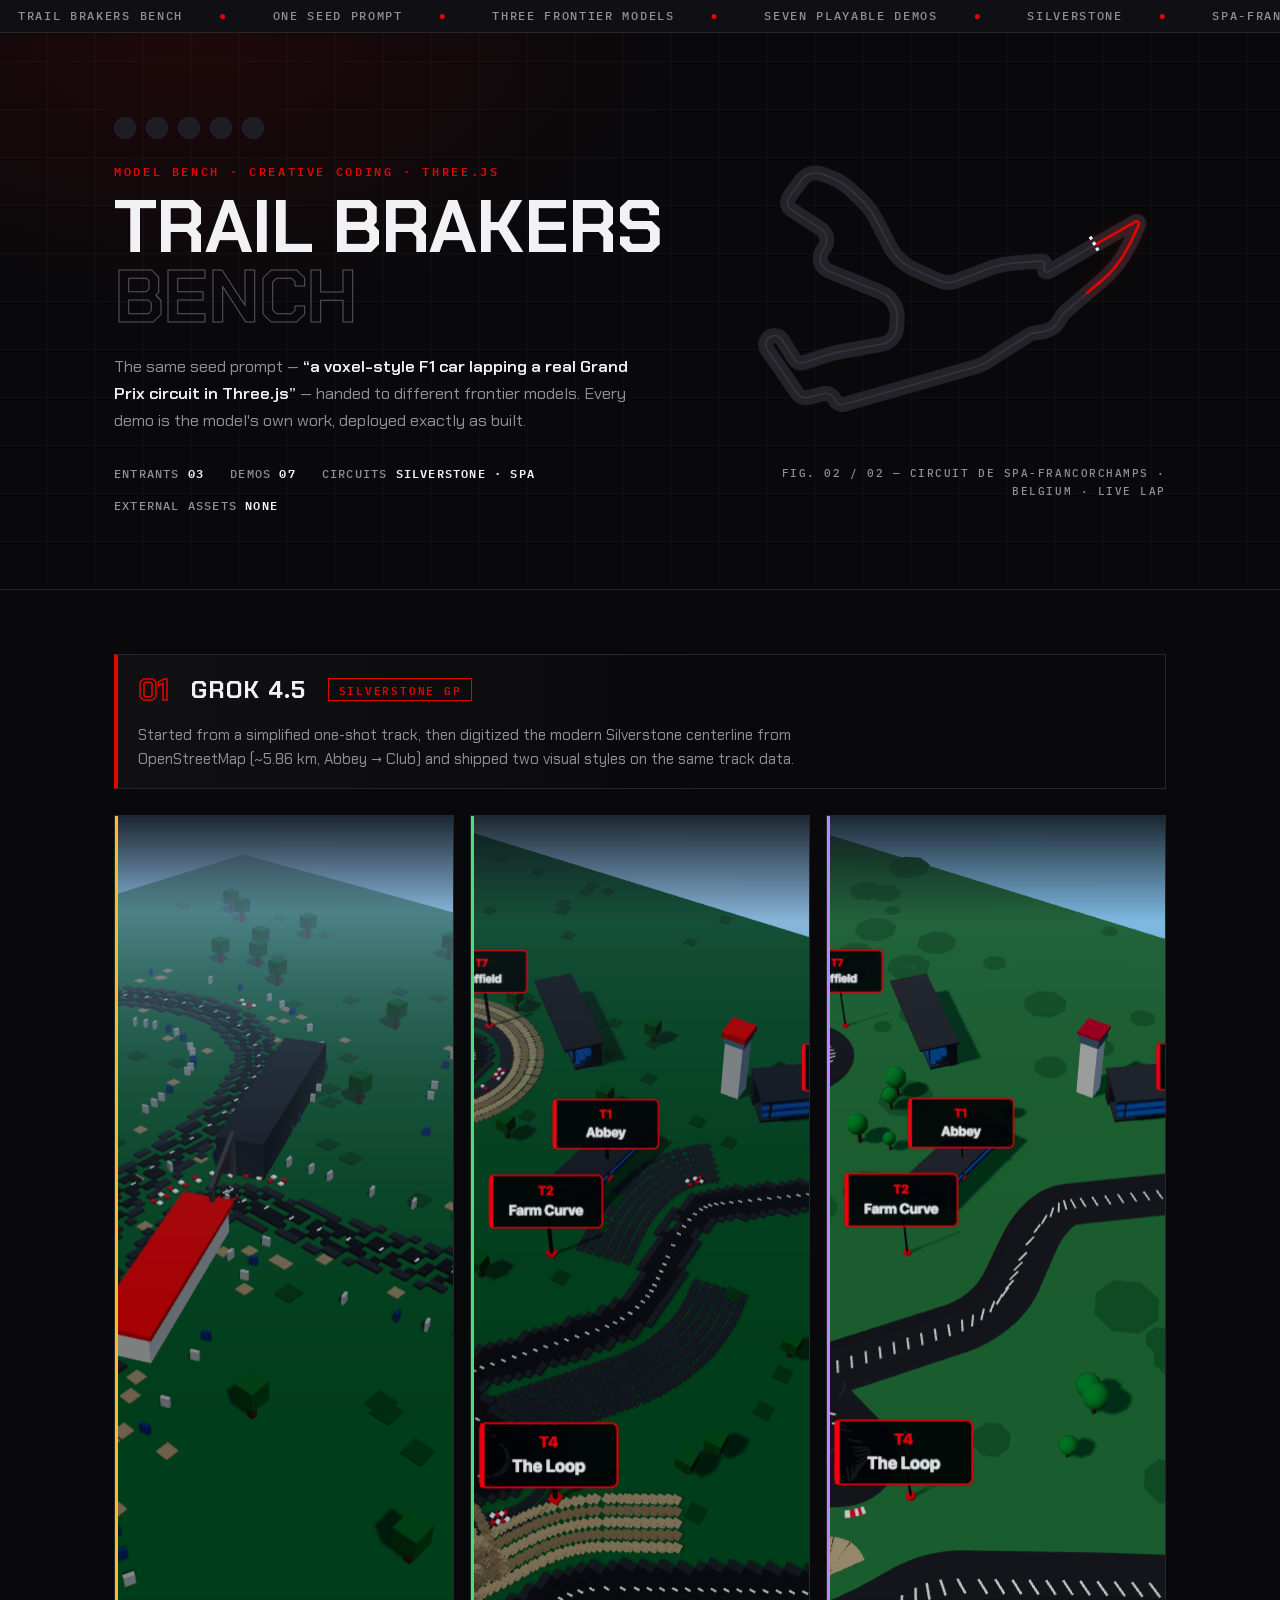
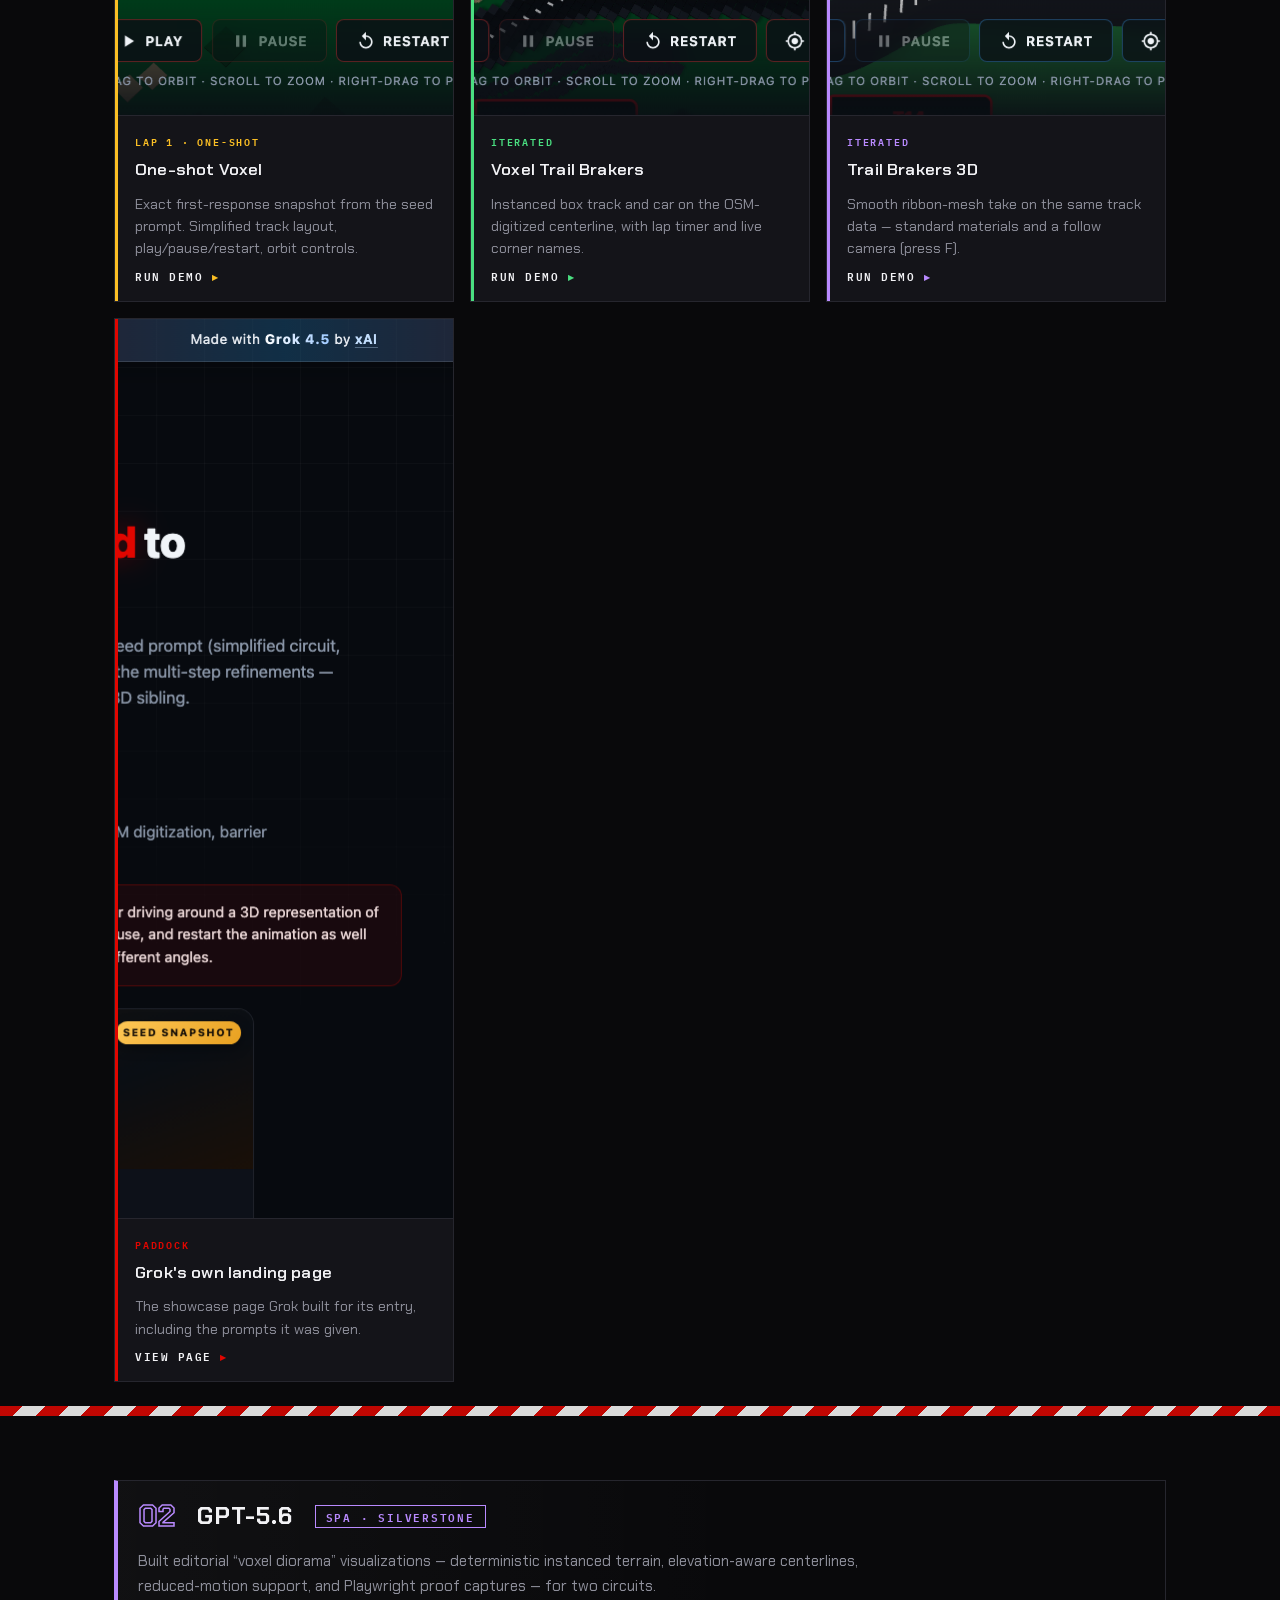
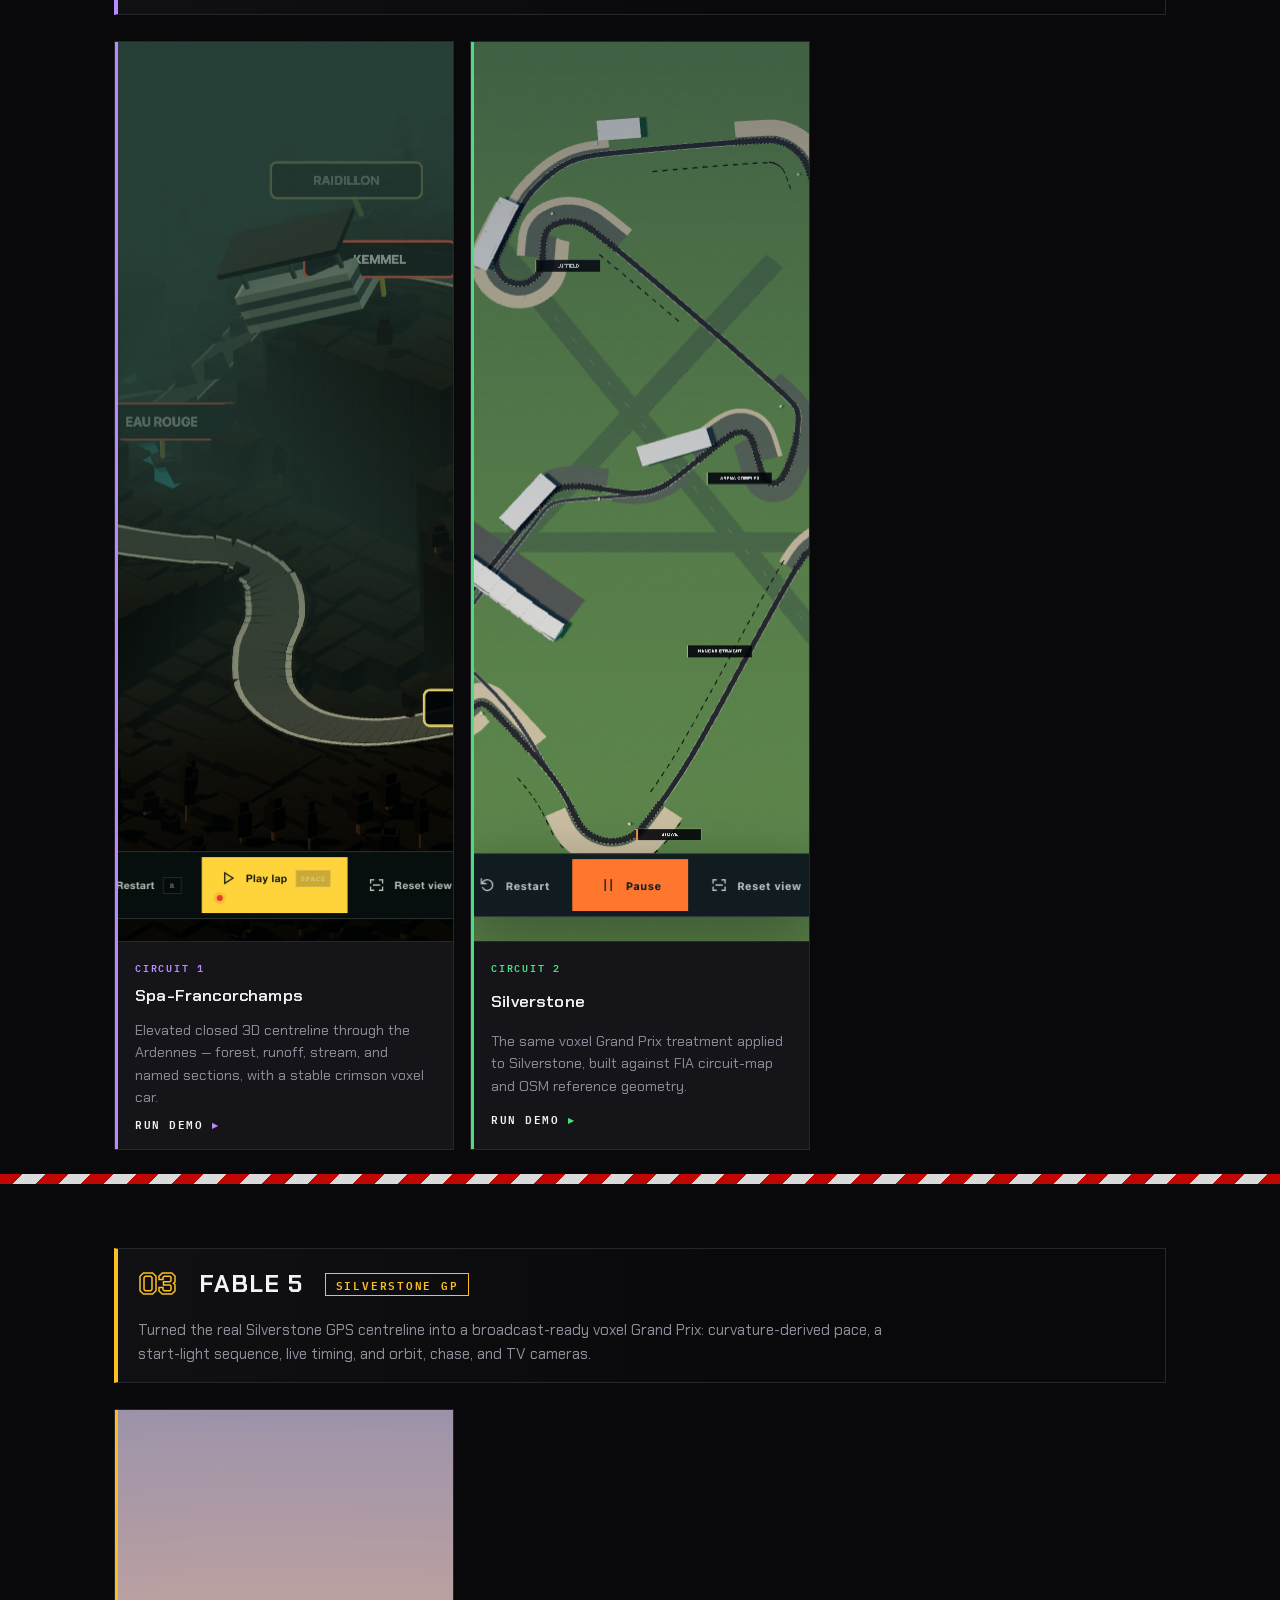
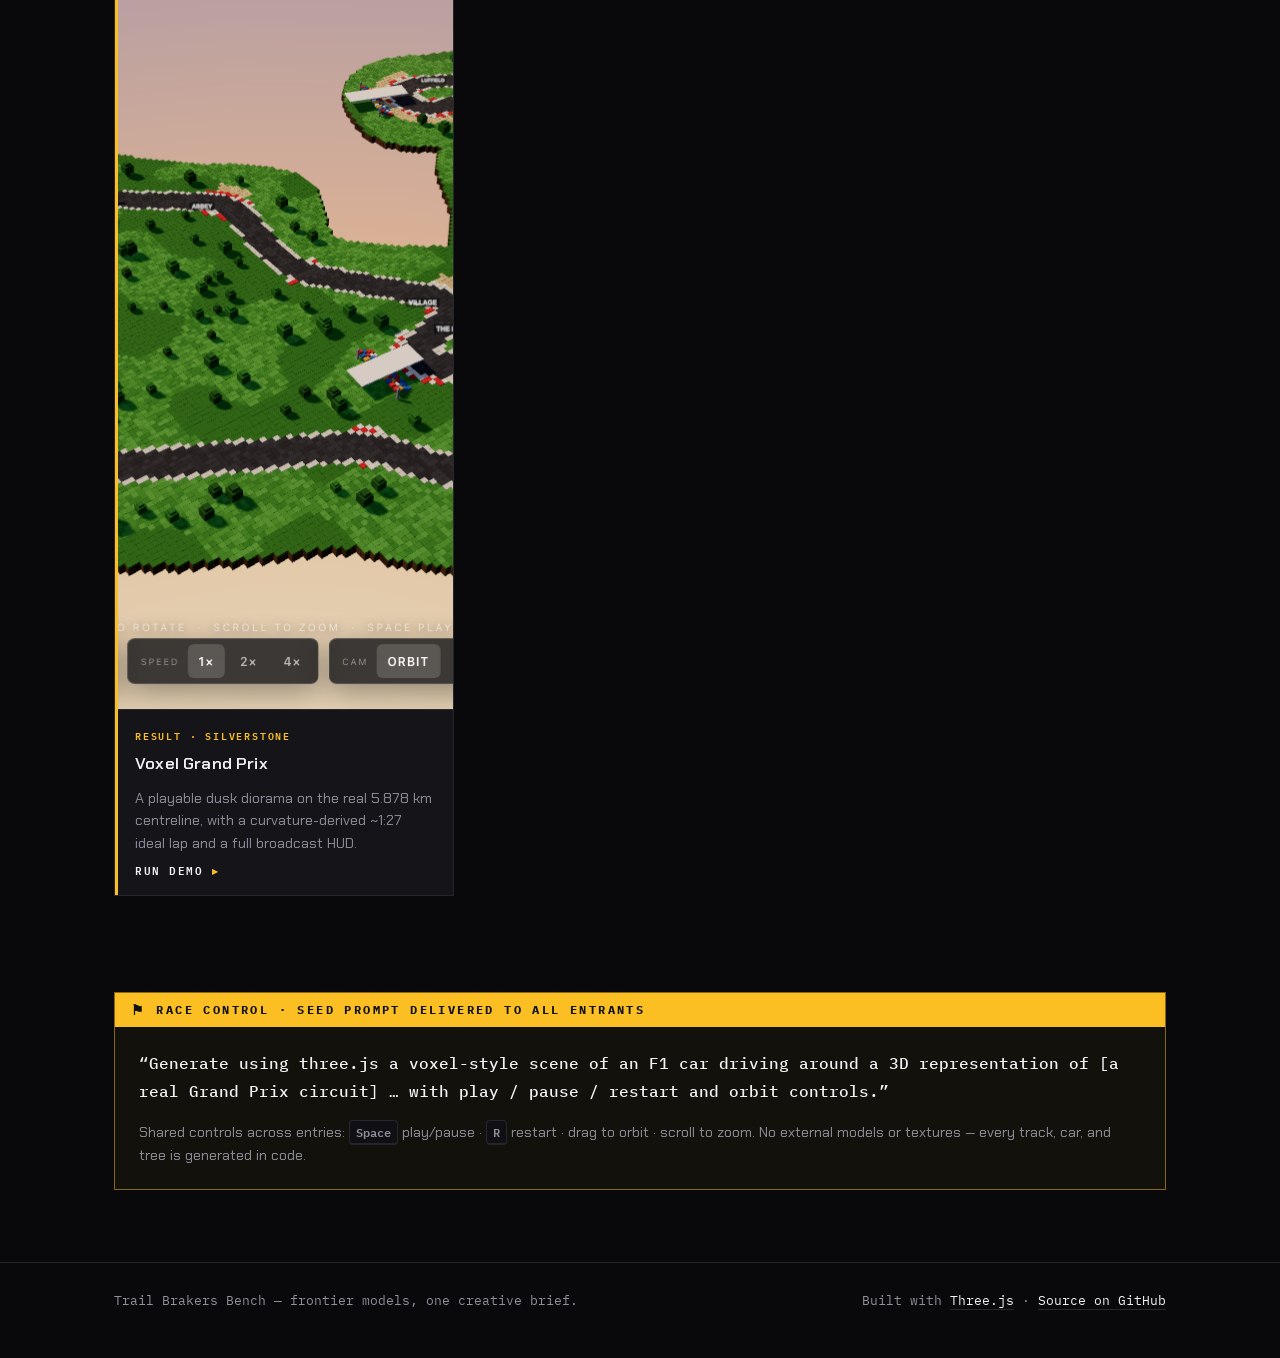
<file: index.html>
<!doctype html>
<html lang="en">
<head>
  <meta charset="utf-8" />
  <meta name="viewport" content="width=device-width, initial-scale=1" />
  <title>Trail Brakers Bench</title>
  <meta name="description" content="One prompt, multiple frontier models: voxel F1 circuit demos built with Three.js by Grok 4.5, GPT-5.6, and Fable 5, side by side." />

  <!-- App icons: tabs, bookmarks, iOS home screen, Android/PWA -->
  <link rel="icon" href="/favicon.ico" sizes="any" />
  <link rel="icon" type="image/png" sizes="32x32" href="/icons/favicon-32x32.png" />
  <link rel="icon" type="image/png" sizes="16x16" href="/icons/favicon-16x16.png" />
  <link rel="apple-touch-icon" sizes="180x180" href="/icons/apple-touch-icon.png" />
  <link rel="manifest" href="/site.webmanifest" />
  <meta name="theme-color" content="#09090b" />
  <meta name="msapplication-TileColor" content="#09090b" />
  <meta name="apple-mobile-web-app-capable" content="yes" />
  <meta name="apple-mobile-web-app-status-bar-style" content="black-translucent" />
  <meta name="apple-mobile-web-app-title" content="Trail Brakers" />
  <meta name="application-name" content="Trail Brakers" />

  <!-- Social / link previews -->
  <meta property="og:type" content="website" />
  <meta property="og:title" content="Trail Brakers Bench" />
  <meta property="og:description" content="One prompt, multiple frontier models: voxel F1 circuit demos built with Three.js by Grok 4.5, GPT-5.6, and Fable 5, side by side." />
  <meta property="og:image" content="/icons/icon-512.png" />
  <meta property="og:image:width" content="512" />
  <meta property="og:image:height" content="512" />
  <meta name="twitter:card" content="summary" />
  <meta name="twitter:title" content="Trail Brakers Bench" />
  <meta name="twitter:description" content="One prompt, multiple frontier models: voxel F1 circuit demos built with Three.js by Grok 4.5, GPT-5.6, and Fable 5, side by side." />
  <meta name="twitter:image" content="/icons/icon-512.png" />

  <link rel="preconnect" href="https://fonts.googleapis.com" />
  <link rel="preconnect" href="https://fonts.gstatic.com" crossorigin />
  <link href="https://fonts.googleapis.com/css2?family=Chakra+Petch:wght@400;600;700&family=IBM+Plex+Mono:wght@400;500;600&display=swap" rel="stylesheet" />
  <style>
    :root {
      --asphalt: #09090b;
      --asphalt-2: #101014;
      --panel: #141419;
      --line: #26262e;
      --text: #f2f2f5;
      --muted: #8f909c;
      --red: #e10600;          /* F1 red */
      --purple: #b98aff;       /* fastest-sector purple */
      --green: #4ade80;        /* personal-best green */
      --yellow: #fbbf24;       /* race-control yellow */
      --display: "Chakra Petch", system-ui, sans-serif;
      --mono: "IBM Plex Mono", ui-monospace, monospace;
    }
    * { margin: 0; padding: 0; box-sizing: border-box; }
    html { color-scheme: dark; scroll-behavior: smooth; }
    body {
      background: var(--asphalt);
      color: var(--text);
      font-family: var(--display);
      line-height: 1.6;
      -webkit-font-smoothing: antialiased;
      overflow-x: hidden;
    }
    a { color: inherit; }
    .wrap { max-width: 1100px; margin: 0 auto; padding: 0 24px; }

    /* ── ticker ─────────────────────────────────────── */
    .ticker {
      border-bottom: 1px solid var(--line);
      background: var(--asphalt-2);
      overflow: hidden;
      white-space: nowrap;
      font: 500 12px/1 var(--mono);
      letter-spacing: .14em;
      text-transform: uppercase;
      color: var(--muted);
      user-select: none;
    }
    .ticker__inner {
      display: inline-block;
      padding: 10px 0;
      animation: ticker 32s linear infinite;
    }
    .ticker__inner span { margin: 0 18px; }
    .ticker__inner .dot { color: var(--red); }
    @keyframes ticker { from { transform: translateX(0); } to { transform: translateX(-50%); } }

    /* ── hero ───────────────────────────────────────── */
    .hero {
      position: relative;
      padding: 84px 0 72px;
      border-bottom: 1px solid var(--line);
      background:
        radial-gradient(70% 90% at 15% 0%, rgba(225, 6, 0, .10), transparent 55%),
        repeating-linear-gradient(0deg, transparent 0 47px, rgba(255,255,255,.025) 47px 48px),
        repeating-linear-gradient(90deg, transparent 0 47px, rgba(255,255,255,.025) 47px 48px);
    }
    .hero .wrap {
      display: grid;
      grid-template-columns: minmax(0, 1.15fr) minmax(0, .85fr);
      gap: 48px;
      align-items: center;
    }
    @media (max-width: 840px) {
      .hero .wrap { grid-template-columns: 1fr; }
      .circuit { width: 100%; max-width: 440px; justify-self: center; }
    }

    .lights { display: flex; gap: 10px; margin-bottom: 26px; }
    .lights i {
      width: 22px; height: 22px; border-radius: 50%;
      background: #1d1d23; border: 1px solid var(--line);
      animation: 6s steps(1) infinite;
    }
    /* staggered on, then lights out together at 78% of the cycle */
    .lights i:nth-child(1) { animation-name: light-1; }
    .lights i:nth-child(2) { animation-name: light-2; }
    .lights i:nth-child(3) { animation-name: light-3; }
    .lights i:nth-child(4) { animation-name: light-4; }
    .lights i:nth-child(5) { animation-name: light-5; }
    @keyframes light-1 { 0%,9.999% {background:#1d1d23;box-shadow:none} 10%,77.999% {background:var(--red);box-shadow:0 0 14px rgba(225,6,0,.8)} 78%,100% {background:#1d1d23;box-shadow:none} }
    @keyframes light-2 { 0%,21.999% {background:#1d1d23;box-shadow:none} 22%,77.999% {background:var(--red);box-shadow:0 0 14px rgba(225,6,0,.8)} 78%,100% {background:#1d1d23;box-shadow:none} }
    @keyframes light-3 { 0%,33.999% {background:#1d1d23;box-shadow:none} 34%,77.999% {background:var(--red);box-shadow:0 0 14px rgba(225,6,0,.8)} 78%,100% {background:#1d1d23;box-shadow:none} }
    @keyframes light-4 { 0%,45.999% {background:#1d1d23;box-shadow:none} 46%,77.999% {background:var(--red);box-shadow:0 0 14px rgba(225,6,0,.8)} 78%,100% {background:#1d1d23;box-shadow:none} }
    @keyframes light-5 { 0%,57.999% {background:#1d1d23;box-shadow:none} 58%,77.999% {background:var(--red);box-shadow:0 0 14px rgba(225,6,0,.8)} 78%,100% {background:#1d1d23;box-shadow:none} }

    .kicker {
      font: 600 12px/1 var(--mono);
      letter-spacing: .22em;
      text-transform: uppercase;
      color: var(--red);
      margin-bottom: 16px;
    }
    h1 {
      font-size: clamp(2.6rem, 7vw, 4.6rem);
      font-weight: 700;
      line-height: .95;
      letter-spacing: -.01em;
      text-transform: uppercase;
      margin-bottom: 8px;
    }
    h1 .ghost {
      display: block;
      color: transparent;
      -webkit-text-stroke: 1px rgba(242,242,245,.35);
    }
    .lede {
      max-width: 520px;
      color: var(--muted);
      font-size: 1.05rem;
      margin-top: 20px;
    }
    .lede strong { color: var(--text); font-weight: 600; }
    .hero__meta {
      display: flex; flex-wrap: wrap; gap: 10px 26px;
      margin-top: 30px;
      font: 500 12px/1.8 var(--mono);
      letter-spacing: .1em; text-transform: uppercase; color: var(--muted);
    }
    .hero__meta b { color: var(--text); font-weight: 600; }

    /* circuit figure */
    .circuit {
      position: relative;
      --lap-duration: 7s;
      --track-switch-duration: 420ms;
    }
    .circuit svg { width: 100%; height: auto; display: block; }
    .circuit__track {
      opacity: 0;
      transition: opacity var(--track-switch-duration) ease-in-out;
    }
    .circuit__track.is-visible,
    .circuit__track.is-arriving { opacity: 1; }
    .circuit .track-base { fill: none; stroke: #232329; stroke-width: 14; stroke-linejoin: round; stroke-linecap: round; }
    .circuit .track-edge { fill: none; stroke: #35353e; stroke-width: 1.5; stroke-linejoin: round; }
    .circuit .race-line {
      fill: none; stroke: var(--red); stroke-width: 2.5;
      stroke-linejoin: round; stroke-linecap: round;
      stroke-dasharray: var(--lap-dash, 11 89);
      stroke-dashoffset: 0;
      filter: drop-shadow(0 0 6px rgba(225,6,0,.65));
    }
    .circuit__track.is-lapping .race-line {
      animation: circuit-lap var(--lap-duration) linear 1;
    }
    .circuit.is-paused .race-line { animation-play-state: paused; }
    @keyframes circuit-lap { to { stroke-dashoffset: var(--lap-offset, -100); } }
    .circuit .sf { stroke: var(--text); stroke-width: 3; stroke-dasharray: 3 3; }
    .circuit figcaption {
      min-height: 1.6em;
      margin-top: 12px;
      font: 500 11px/1.6 var(--mono);
      letter-spacing: .14em; text-transform: uppercase;
      color: var(--muted); text-align: right;
    }

    /* ── kerb divider ───────────────────────────────── */
    .kerb {
      height: 10px;
      background: repeating-linear-gradient(-45deg, var(--red) 0 16px, #fff 16px 32px);
      opacity: .85;
    }

    /* ── entries ────────────────────────────────────── */
    .entry { padding: 64px 0 24px; }
    .entry__bar {
      display: flex; flex-wrap: wrap; align-items: center; gap: 14px 22px;
      border: 1px solid var(--line);
      border-left: 4px solid var(--accent, var(--red));
      background: linear-gradient(90deg, rgba(255,255,255,.03), transparent 60%);
      padding: 16px 20px;
      margin-bottom: 26px;
    }
    .entry__pos {
      font: 700 1.9rem/1 var(--display);
      color: transparent;
      -webkit-text-stroke: 1.5px var(--accent, var(--red));
    }
    .entry__bar h2 {
      font-size: 1.5rem; text-transform: uppercase; letter-spacing: .04em;
      font-weight: 700;
    }
    .entry__bar .circuit-tag {
      font: 600 11px/1 var(--mono); letter-spacing: .16em; text-transform: uppercase;
      color: var(--accent, var(--red));
      border: 1px solid currentColor;
      padding: 5px 10px;
    }
    .entry__note {
      flex-basis: 100%;
      color: var(--muted); font-size: .95rem; max-width: 760px;
    }
    #grok { --accent: var(--red); }
    #gpt  { --accent: var(--purple); }
    #fable { --accent: var(--yellow); }

    .grid { display: grid; grid-template-columns: repeat(auto-fill, minmax(260px, 1fr)); gap: 16px; }
    .card {
      position: relative;
      display: flex; flex-direction: column; gap: 10px;
      background: var(--panel);
      border: 1px solid var(--line);
      padding: 20px 20px 18px;
      text-decoration: none;
      transition: transform .16s ease, border-color .16s ease;
      overflow: hidden;
    }
    .card::before {
      content: ""; position: absolute; inset: 0 auto 0 0; width: 3px;
      background: var(--sector, var(--muted));
      transition: width .16s ease;
    }
    .card:hover { transform: translateY(-3px); border-color: #3c3c46; }
    .card:hover::before { width: 6px; }
    .card .tag {
      font: 600 10px/1 var(--mono); letter-spacing: .18em; text-transform: uppercase;
      color: var(--sector, var(--muted));
    }
    .card h3 { font-size: 1.05rem; font-weight: 600; letter-spacing: .01em; }
    .card p { color: var(--muted); font-size: .9rem; flex: 1; line-height: 1.55; }
    .card .go {
      font: 600 11px/1 var(--mono); letter-spacing: .14em; text-transform: uppercase;
      color: var(--text);
    }
    .card .go::after { content: "  ▸"; color: var(--sector, var(--red)); }
    .card--preview { padding: 0; gap: 0; }
    .card--preview::before { z-index: 1; }
    .card--preview img {
      display: block; width: 100%; aspect-ratio: 16 / 9; object-fit: cover;
      border-bottom: 1px solid var(--line);
    }
    .card--preview .card__copy { display: grid; gap: 10px; padding: 20px; flex: 1; }
    .s-purple { --sector: var(--purple); }
    .s-green  { --sector: var(--green); }
    .s-yellow { --sector: var(--yellow); }
    .s-red    { --sector: var(--red); }

    /* ── race control ───────────────────────────────── */
    .race-control { margin: 72px auto 0; }
    .rc-box {
      border: 1px solid rgba(251,191,36,.5);
      background: rgba(251,191,36,.04);
    }
    .rc-box__head {
      display: flex; align-items: center; gap: 10px;
      background: var(--yellow); color: #111;
      font: 700 12px/1 var(--mono); letter-spacing: .2em; text-transform: uppercase;
      padding: 10px 16px;
    }
    .rc-box__head::before { content: "⚑"; font-size: 14px; }
    .rc-box__body { padding: 22px 24px; }
    .rc-box__body blockquote {
      font: 500 1.02rem/1.7 var(--mono);
      color: var(--text);
    }
    .rc-box__body .note {
      margin-top: 16px; color: var(--muted); font-size: .9rem;
    }
    kbd {
      font: 600 .8em var(--mono);
      border: 1px solid var(--line); border-bottom-width: 2px;
      padding: 1px 6px; border-radius: 4px; background: var(--asphalt-2);
    }

    /* ── footer ─────────────────────────────────────── */
    footer {
      margin-top: 72px;
      border-top: 1px solid var(--line);
      padding: 26px 0 46px;
      color: var(--muted);
      font: 400 13px/1.8 var(--mono);
    }
    footer .wrap { display: flex; flex-wrap: wrap; gap: 8px 24px; justify-content: space-between; }
    footer a { color: var(--text); text-decoration: none; border-bottom: 1px solid var(--line); }
    footer a:hover { border-color: var(--red); }

    @media (prefers-reduced-motion: reduce) {
      .ticker__inner, .lights i, .circuit .race-line { animation: none; }
      .circuit__track { transition: none; }
      .circuit .race-line { stroke-dasharray: none; }
      .card, .card::before { transition: none; }
    }
  </style>
</head>
<body>

  <div class="ticker" aria-hidden="true">
    <div class="ticker__inner">
      <span>Trail Brakers Bench</span><span class="dot">●</span>
      <span>One seed prompt</span><span class="dot">●</span>
      <span>Three frontier models</span><span class="dot">●</span>
      <span>Seven playable demos</span><span class="dot">●</span>
      <span>Silverstone</span><span class="dot">●</span>
      <span>Spa-Francorchamps</span><span class="dot">●</span>
      <span>Three.js · no external assets</span><span class="dot">●</span>
      <span>Trail Brakers Bench</span><span class="dot">●</span>
      <span>One seed prompt</span><span class="dot">●</span>
      <span>Three frontier models</span><span class="dot">●</span>
      <span>Seven playable demos</span><span class="dot">●</span>
      <span>Silverstone</span><span class="dot">●</span>
      <span>Spa-Francorchamps</span><span class="dot">●</span>
      <span>Three.js · no external assets</span><span class="dot">●</span>
    </div>
  </div>

  <header class="hero">
    <div class="wrap">
      <div>
        <div class="lights" aria-hidden="true"><i></i><i></i><i></i><i></i><i></i></div>
        <p class="kicker">Model bench · Creative coding · Three.js</p>
        <h1>Trail Brakers<span class="ghost">Bench</span></h1>
        <p class="lede">
          The same seed prompt — <strong>“a voxel-style F1 car lapping a real Grand Prix
          circuit in Three.js”</strong> — handed to different frontier models.
          Every demo is the model's own work, deployed exactly as built.
        </p>
        <div class="hero__meta">
          <span>Entrants <b>03</b></span>
          <span>Demos <b>07</b></span>
          <span>Circuits <b>Silverstone · Spa</b></span>
          <span>External assets <b>None</b></span>
        </div>
      </div>

      <figure class="circuit" data-circuit-rotation data-active-track="silverstone" data-phase="loading" aria-hidden="true">
        <svg viewBox="0 0 400 300">
          <g class="circuit__track is-visible" data-layer="0">
            <path class="track-base" d="M60,240 L250,240 Q290,240 300,210 L310,180 Q315,160 335,155 Q360,148 355,125 L345,95 Q340,75 315,72 L285,70 Q265,68 255,85 Q245,100 228,95 Q210,90 212,72 Q214,55 195,50 L120,38 Q95,34 85,55 L45,150 Q35,175 48,200 L52,215 Q55,240 60,240 Z" />
            <path class="track-edge" />
            <path class="race-line" />
            <line class="sf" />
          </g>
          <g class="circuit__track" data-layer="1">
            <path class="track-base" />
            <path class="track-edge" />
            <path class="race-line" />
            <line class="sf" />
          </g>
        </svg>
        <figcaption data-circuit-caption>Fig. 01 / 02 — Silverstone Circuit · Great Britain · live lap</figcaption>
      </figure>
    </div>
  </header>

  <main>
    <section class="entry" id="grok">
      <div class="wrap">
        <div class="entry__bar">
          <span class="entry__pos">01</span>
          <h2>Grok 4.5</h2>
          <span class="circuit-tag">Silverstone GP</span>
          <p class="entry__note">
            Started from a simplified one-shot track, then digitized the modern Silverstone
            centerline from OpenStreetMap (~5.86 km, Abbey → Club) and shipped two visual
            styles on the same track data.
          </p>
        </div>
        <div class="grid">
          <a class="card card--preview s-yellow" href="./demos/grok-4.5/oneshot/">
            <img src="./screenshots/benchmarks/grok-oneshot.png" alt="Grok 4.5 one-shot voxel circuit benchmark" width="1600" height="900" loading="lazy" />
            <span class="card__copy">
              <span class="tag">Lap 1 · One-shot</span>
              <h3>One-shot Voxel</h3>
              <p>Exact first-response snapshot from the seed prompt. Simplified track layout, play/pause/restart, orbit controls.</p>
              <span class="go">Run demo</span>
            </span>
          </a>
          <a class="card card--preview s-green" href="./demos/grok-4.5/voxel/">
            <img src="./screenshots/benchmarks/grok-voxel.png" alt="Grok 4.5 iterated voxel Silverstone benchmark" width="1600" height="900" loading="lazy" />
            <span class="card__copy">
              <span class="tag">Iterated</span>
              <h3>Voxel Trail Brakers</h3>
              <p>Instanced box track and car on the OSM-digitized centerline, with lap timer and live corner names.</p>
              <span class="go">Run demo</span>
            </span>
          </a>
          <a class="card card--preview s-purple" href="./demos/grok-4.5/3d/">
            <img src="./screenshots/benchmarks/grok-3d.png" alt="Grok 4.5 smooth ribbon-mesh Silverstone benchmark" width="1600" height="900" loading="lazy" />
            <span class="card__copy">
              <span class="tag">Iterated</span>
              <h3>Trail Brakers 3D</h3>
              <p>Smooth ribbon-mesh take on the same track data — standard materials and a follow camera (press F).</p>
              <span class="go">Run demo</span>
            </span>
          </a>
          <a class="card card--preview s-red" href="./demos/grok-4.5/">
            <img src="./screenshots/benchmarks/grok-showcase.png" alt="Grok 4.5 benchmark showcase page" width="1600" height="900" loading="lazy" />
            <span class="card__copy">
              <span class="tag">Paddock</span>
              <h3>Grok's own landing page</h3>
              <p>The showcase page Grok built for its entry, including the prompts it was given.</p>
              <span class="go">View page</span>
            </span>
          </a>
        </div>
      </div>
    </section>

    <div class="kerb" role="presentation"></div>

    <section class="entry" id="gpt">
      <div class="wrap">
        <div class="entry__bar">
          <span class="entry__pos">02</span>
          <h2>GPT-5.6</h2>
          <span class="circuit-tag">Spa · Silverstone</span>
          <p class="entry__note">
            Built editorial “voxel diorama” visualizations — deterministic instanced terrain,
            elevation-aware centerlines, reduced-motion support, and Playwright proof captures —
            for two circuits.
          </p>
        </div>
        <div class="grid">
          <a class="card card--preview s-purple" href="./demos/gpt-5.6/spa/">
            <img src="./screenshots/benchmarks/gpt-spa.png" alt="GPT-5.6 voxel Spa-Francorchamps benchmark" width="1600" height="900" loading="lazy" />
            <span class="card__copy">
              <span class="tag">Circuit 1</span>
              <h3>Spa-Francorchamps</h3>
              <p>Elevated closed 3D centreline through the Ardennes — forest, runoff, stream, and named sections, with a stable crimson voxel car.</p>
              <span class="go">Run demo</span>
            </span>
          </a>
          <a class="card card--preview s-green" href="./demos/gpt-5.6/silverstone/">
            <img src="./screenshots/benchmarks/gpt-silverstone.png" alt="GPT-5.6 voxel Silverstone benchmark" width="1600" height="900" loading="lazy" />
            <span class="card__copy">
              <span class="tag">Circuit 2</span>
              <h3>Silverstone</h3>
              <p>The same voxel Grand Prix treatment applied to Silverstone, built against FIA circuit-map and OSM reference geometry.</p>
              <span class="go">Run demo</span>
            </span>
          </a>
        </div>
      </div>
    </section>

    <div class="kerb" role="presentation"></div>

    <section class="entry" id="fable">
      <div class="wrap">
        <div class="entry__bar">
          <span class="entry__pos">03</span>
          <h2>Fable 5</h2>
          <span class="circuit-tag">Silverstone GP</span>
          <p class="entry__note">
            Turned the real Silverstone GPS centreline into a broadcast-ready voxel Grand Prix:
            curvature-derived pace, a start-light sequence, live timing, and orbit, chase, and TV cameras.
          </p>
        </div>
        <div class="grid">
          <a class="card card--preview s-yellow" href="./demos/fable5/silverstone/">
            <img src="./screenshots/benchmarks/fable-silverstone.png" alt="Fable 5 voxel Silverstone Grand Prix benchmark" width="1600" height="900" loading="lazy" />
            <span class="card__copy">
              <span class="tag">Result · Silverstone</span>
              <h3>Voxel Grand Prix</h3>
              <p>A playable dusk diorama on the real 5.878 km centreline, with a curvature-derived ~1:27 ideal lap and a full broadcast HUD.</p>
              <span class="go">Run demo</span>
            </span>
          </a>
        </div>
      </div>
    </section>

    <section class="race-control wrap">
      <div class="rc-box">
        <div class="rc-box__head">Race control · Seed prompt delivered to all entrants</div>
        <div class="rc-box__body">
          <blockquote>
            “Generate using three.js a voxel-style scene of an F1 car driving around a 3D
            representation of [a real Grand Prix circuit] … with play / pause / restart and
            orbit controls.”
          </blockquote>
          <p class="note">
            Shared controls across entries: <kbd>Space</kbd> play/pause · <kbd>R</kbd> restart ·
            drag to orbit · scroll to zoom. No external models or textures — every track, car,
            and tree is generated in code.
          </p>
        </div>
      </div>
    </section>
  </main>

  <footer>
    <div class="wrap">
      <span>Trail Brakers Bench — frontier models, one creative brief.</span>
      <span>Built with <a href="https://threejs.org/" rel="noopener">Three.js</a> · <a href="https://github.com/GeorgeQLe/trail-brakers-bench" rel="noopener">Source on GitHub</a></span>
    </div>
  </footer>
  <script src="./hero-circuits.js"></script>
</body>
</html>
</file>
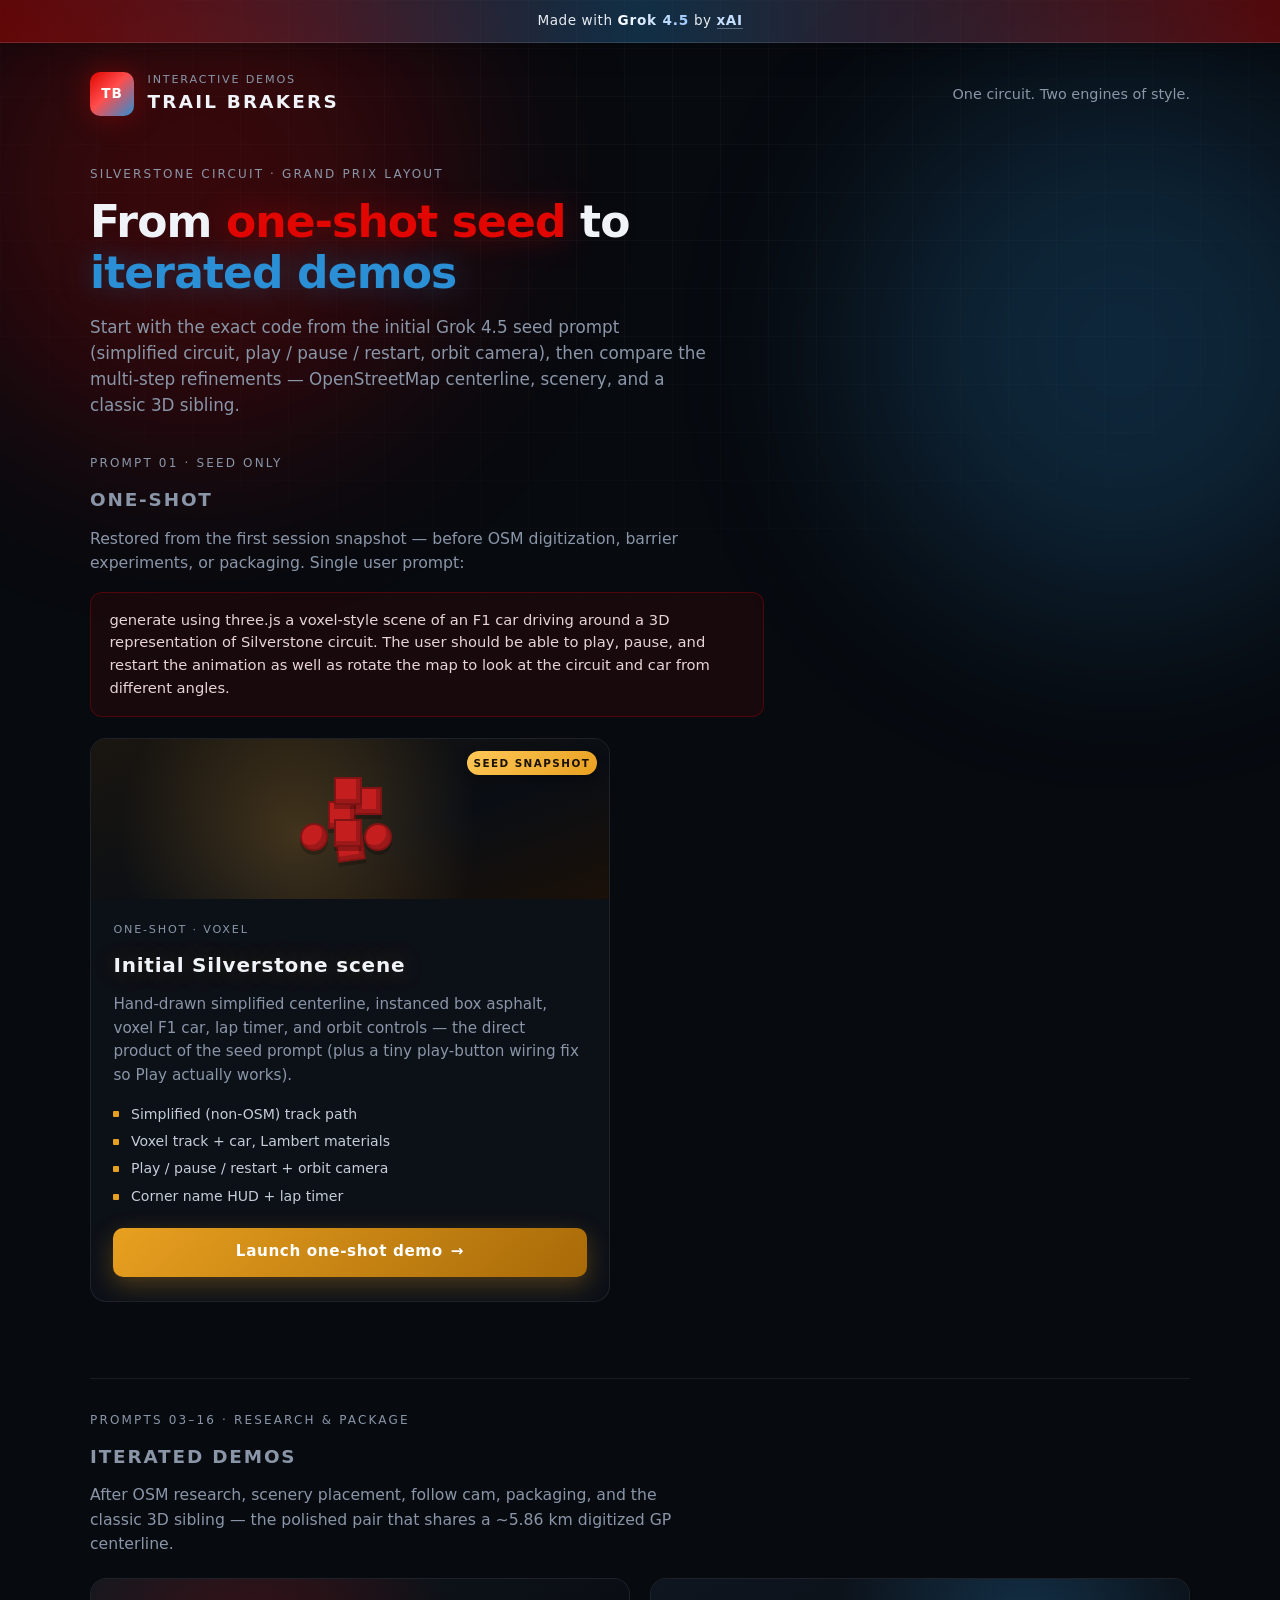
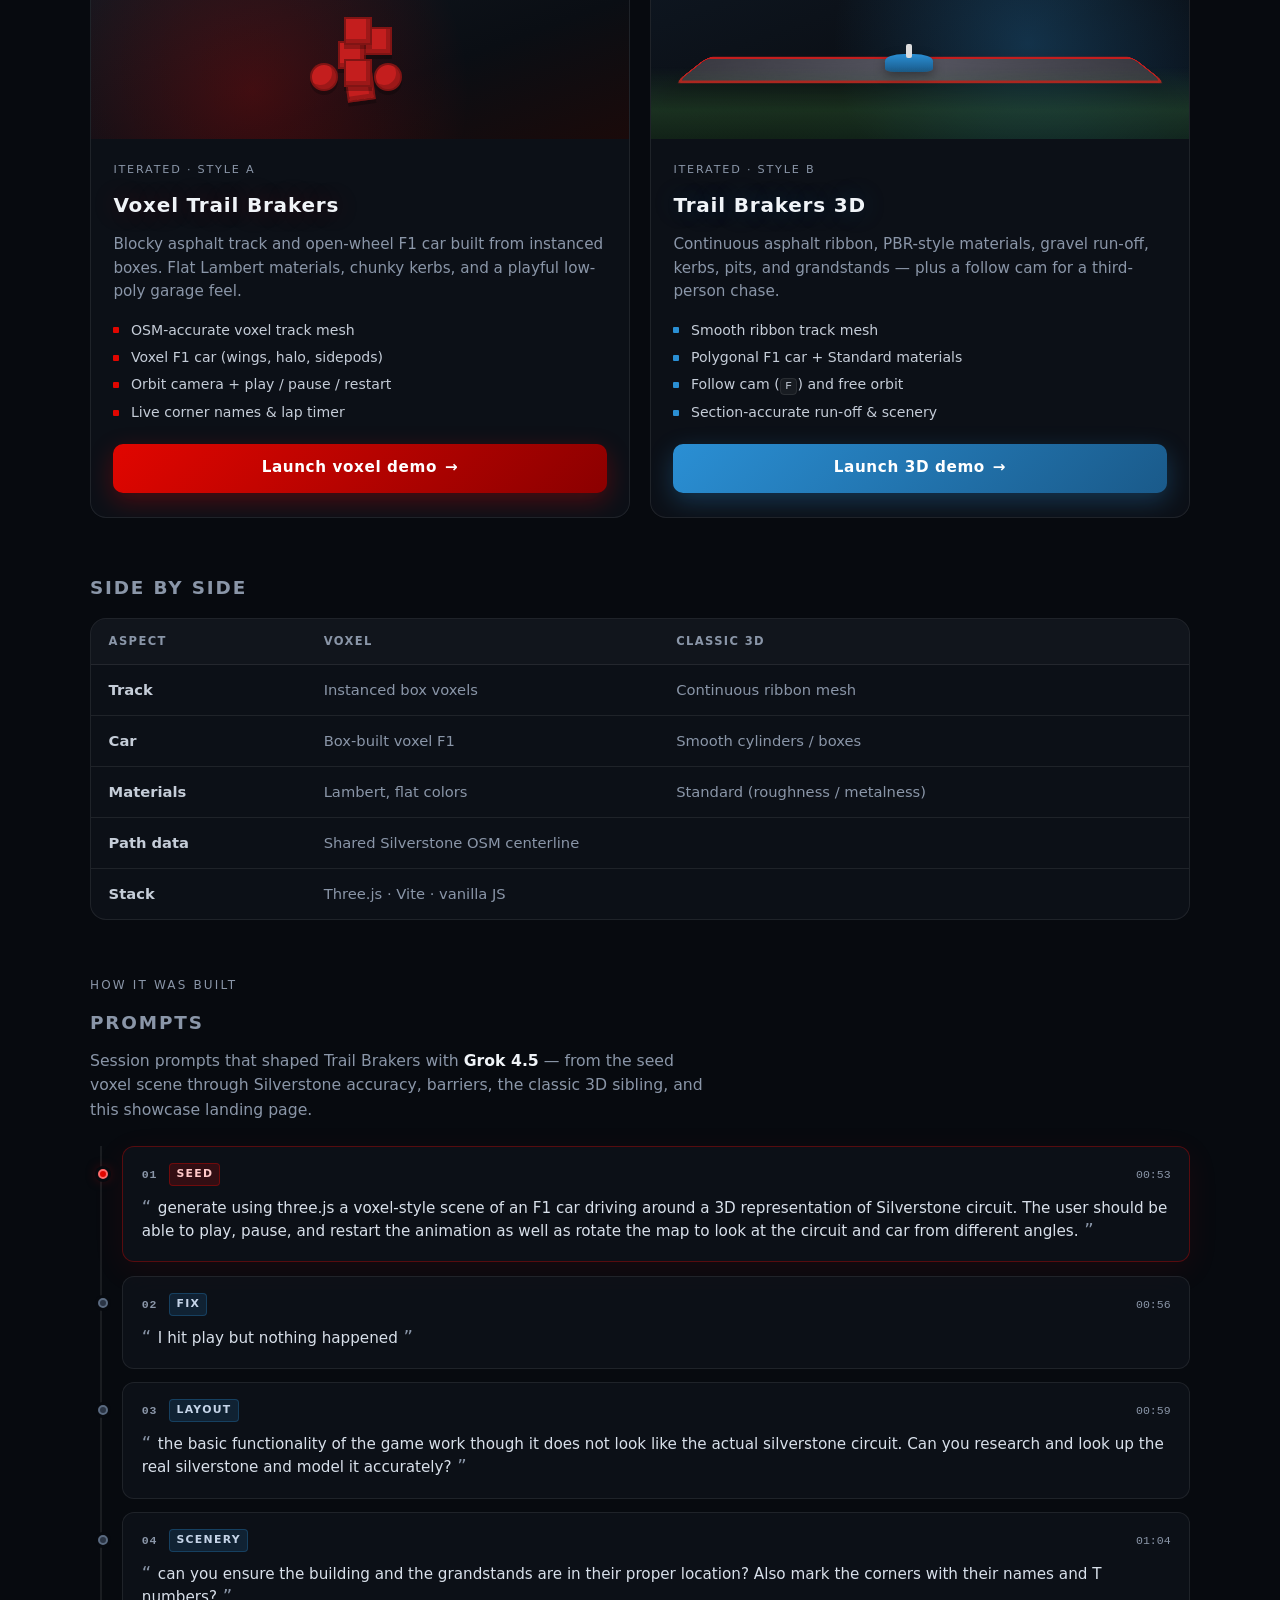
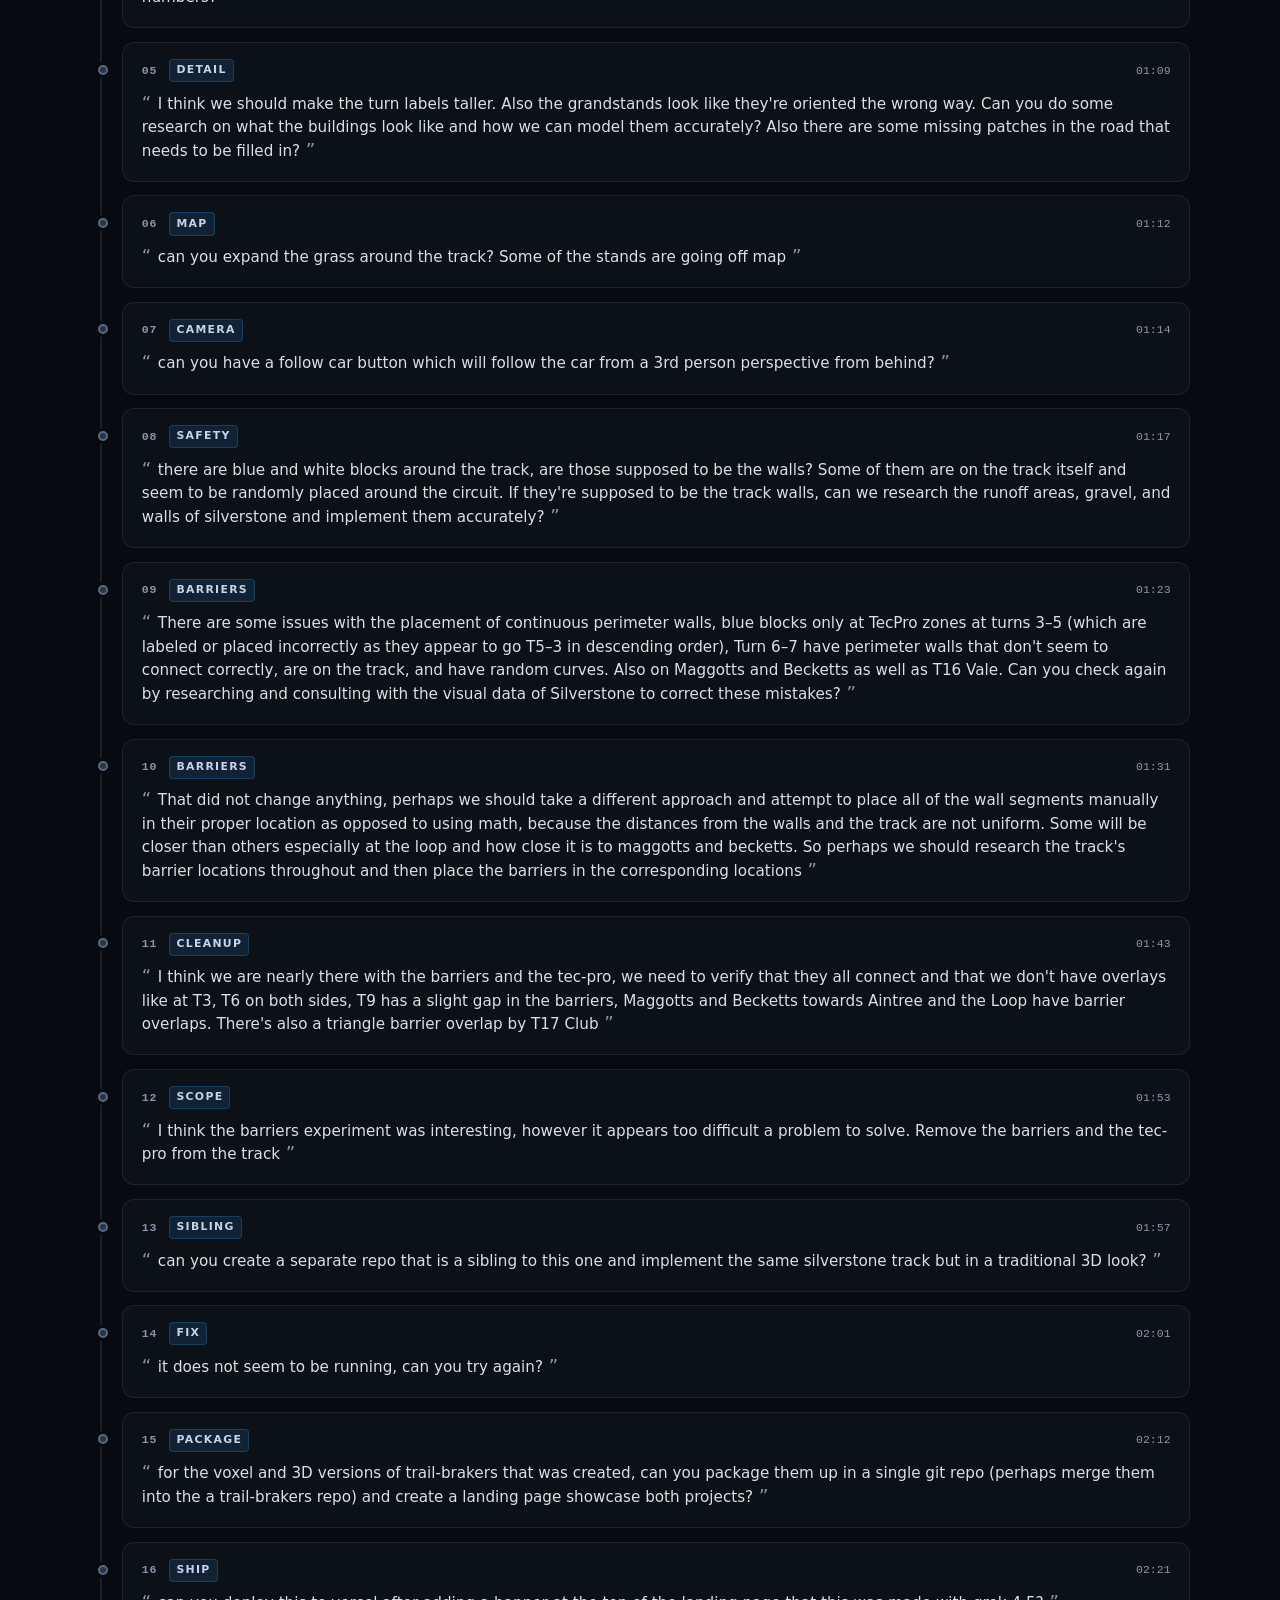
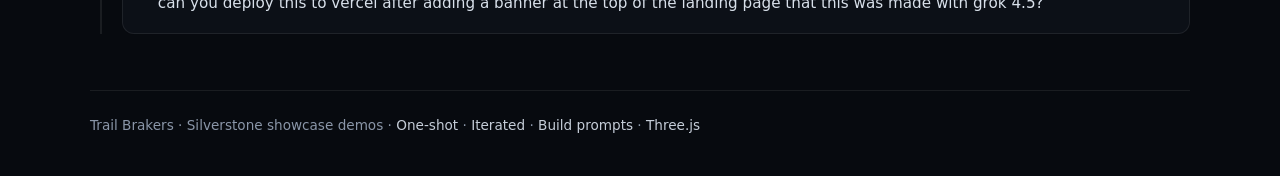
<file: demos/grok-4.5/index.html>
<!DOCTYPE html>
<html lang="en">
  <head>
    <meta charset="UTF-8" />
    <meta name="viewport" content="width=device-width, initial-scale=1.0" />
    <meta
      name="description"
      content="Trail Brakers — two Three.js Silverstone GP demos: voxel and classic 3D. Same circuit, two visual languages."
    />
    <title>Trail Brakers — Silverstone Showcase</title>
    <link rel="stylesheet" href="./styles.css" />
  </head>
  <body>
    <div class="bg-grid" aria-hidden="true"></div>
    <div class="bg-glow bg-glow--red" aria-hidden="true"></div>
    <div class="bg-glow bg-glow--blue" aria-hidden="true"></div>

    <aside class="grok-banner" role="note">
      <p>
        Made with
        <strong>Grok&nbsp;4.5</strong>
        by
        <a href="https://x.ai" rel="noopener noreferrer" target="_blank">xAI</a>
      </p>
    </aside>

    <header class="site-header">
      <div class="brand">
        <span class="brand-mark">TB</span>
        <div class="brand-text">
          <p class="brand-kicker">Interactive demos</p>
          <h1>Trail Brakers</h1>
        </div>
      </div>
      <p class="header-tagline">One circuit. Two engines of style.</p>
    </header>

    <main>
      <section class="hero">
        <p class="eyebrow">Silverstone Circuit · Grand Prix layout</p>
        <h2 class="hero-title">
          From
          <span class="accent-red">one-shot seed</span>
          to
          <span class="accent-blue">iterated demos</span>
        </h2>
        <p class="hero-lede">
          Start with the exact code from the initial Grok&nbsp;4.5 seed prompt
          (simplified circuit, play / pause / restart, orbit camera), then compare
          the multi-step refinements — OpenStreetMap centerline, scenery, and a
          classic 3D sibling.
        </p>
      </section>

      <section class="oneshot" id="oneshot" aria-labelledby="oneshot-heading">
        <div class="section-heading">
          <p class="eyebrow">Prompt 01 · Seed only</p>
          <h2 id="oneshot-heading">One-shot</h2>
          <p class="section-lede">
            Restored from the first session snapshot — before OSM digitization,
            barrier experiments, or packaging. Single user prompt:
          </p>
          <blockquote class="seed-quote">
            generate using three.js a voxel-style scene of an F1 car driving
            around a 3D representation of Silverstone circuit. The user should be
            able to play, pause, and restart the animation as well as rotate the
            map to look at the circuit and car from different angles.
          </blockquote>
        </div>

        <div class="showcase showcase--oneshot" aria-label="One-shot demos">
          <article class="card card--oneshot">
            <div class="card-visual" aria-hidden="true">
              <div class="voxel-preview">
                <span class="block b1"></span>
                <span class="block b2"></span>
                <span class="block b3"></span>
                <span class="block b4"></span>
                <span class="block b5"></span>
                <span class="block b6"></span>
                <span class="block b7"></span>
              </div>
              <span class="oneshot-badge">Seed snapshot</span>
            </div>
            <div class="card-body">
              <p class="card-label">One-shot · Voxel</p>
              <h3>Initial Silverstone scene</h3>
              <p class="card-desc">
                Hand-drawn simplified centerline, instanced box asphalt, voxel F1
                car, lap timer, and orbit controls — the direct product of the seed
                prompt (plus a tiny play-button wiring fix so Play actually works).
              </p>
              <ul class="feature-list">
                <li>Simplified (non-OSM) track path</li>
                <li>Voxel track + car, Lambert materials</li>
                <li>Play / pause / restart + orbit camera</li>
                <li>Corner name HUD + lap timer</li>
              </ul>
              <a class="cta cta--oneshot" href="./oneshot/">
                Launch one-shot demo
                <span class="cta-arrow" aria-hidden="true">→</span>
              </a>
            </div>
          </article>
        </div>
      </section>

      <section class="iterated" id="iterated" aria-labelledby="iterated-heading">
        <div class="section-heading">
          <p class="eyebrow">Prompts 03–16 · Research &amp; package</p>
          <h2 id="iterated-heading">Iterated demos</h2>
          <p class="section-lede">
            After OSM research, scenery placement, follow cam, packaging, and the
            classic 3D sibling — the polished pair that shares a ~5.86&nbsp;km
            digitized GP centerline.
          </p>
        </div>

        <div class="showcase" aria-label="Iterated project showcase">
          <article class="card card--voxel">
            <div class="card-visual" aria-hidden="true">
              <div class="voxel-preview">
                <span class="block b1"></span>
                <span class="block b2"></span>
                <span class="block b3"></span>
                <span class="block b4"></span>
                <span class="block b5"></span>
                <span class="block b6"></span>
                <span class="block b7"></span>
              </div>
            </div>
            <div class="card-body">
              <p class="card-label">Iterated · Style A</p>
              <h3>Voxel Trail Brakers</h3>
              <p class="card-desc">
                Blocky asphalt track and open-wheel F1 car built from instanced boxes.
                Flat Lambert materials, chunky kerbs, and a playful low-poly garage feel.
              </p>
              <ul class="feature-list">
                <li>OSM-accurate voxel track mesh</li>
                <li>Voxel F1 car (wings, halo, sidepods)</li>
                <li>Orbit camera + play / pause / restart</li>
                <li>Live corner names &amp; lap timer</li>
              </ul>
              <a class="cta cta--red" href="./voxel/">
                Launch voxel demo
                <span class="cta-arrow" aria-hidden="true">→</span>
              </a>
            </div>
          </article>

          <article class="card card--classic">
            <div class="card-visual" aria-hidden="true">
              <div class="classic-preview">
                <div class="ribbon"></div>
                <div class="car-shape"></div>
                <div class="horizon"></div>
              </div>
            </div>
            <div class="card-body">
              <p class="card-label">Iterated · Style B</p>
              <h3>Trail Brakers 3D</h3>
              <p class="card-desc">
                Continuous asphalt ribbon, PBR-style materials, gravel run-off, kerbs,
                pits, and grandstands — plus a follow cam for a third-person chase.
              </p>
              <ul class="feature-list">
                <li>Smooth ribbon track mesh</li>
                <li>Polygonal F1 car + Standard materials</li>
                <li>Follow cam (<kbd>F</kbd>) and free orbit</li>
                <li>Section-accurate run-off &amp; scenery</li>
              </ul>
              <a class="cta cta--blue" href="./3d/">
                Launch 3D demo
                <span class="cta-arrow" aria-hidden="true">→</span>
              </a>
            </div>
          </article>
        </div>
      </section>

      <section class="compare">
        <h2>Side by side</h2>
        <div class="table-wrap">
          <table>
            <thead>
              <tr>
                <th scope="col">Aspect</th>
                <th scope="col">Voxel</th>
                <th scope="col">Classic 3D</th>
              </tr>
            </thead>
            <tbody>
              <tr>
                <th scope="row">Track</th>
                <td>Instanced box voxels</td>
                <td>Continuous ribbon mesh</td>
              </tr>
              <tr>
                <th scope="row">Car</th>
                <td>Box-built voxel F1</td>
                <td>Smooth cylinders / boxes</td>
              </tr>
              <tr>
                <th scope="row">Materials</th>
                <td>Lambert, flat colors</td>
                <td>Standard (roughness / metalness)</td>
              </tr>
              <tr>
                <th scope="row">Path data</th>
                <td colspan="2">Shared Silverstone OSM centerline</td>
              </tr>
              <tr>
                <th scope="row">Stack</th>
                <td colspan="2">Three.js · Vite · vanilla JS</td>
              </tr>
            </tbody>
          </table>
        </div>
      </section>

      <section class="prompts" id="prompts" aria-labelledby="prompts-heading">
        <div class="prompts-header">
          <p class="eyebrow">How it was built</p>
          <h2 id="prompts-heading">Prompts</h2>
          <p class="prompts-lede">
            Session prompts that shaped Trail Brakers with
            <strong>Grok&nbsp;4.5</strong> — from the seed voxel scene through
            Silverstone accuracy, barriers, the classic 3D sibling, and this
            showcase landing page.
          </p>
        </div>

        <ol class="prompt-list">
          <li class="prompt-item prompt-item--seed">
            <div class="prompt-meta">
              <span class="prompt-step">01</span>
              <span class="prompt-tag">Seed</span>
              <time datetime="2026-07-10T00:53:00Z">00:53</time>
            </div>
            <blockquote class="prompt-quote">
              generate using three.js a voxel-style scene of an F1 car driving
              around a 3D representation of Silverstone circuit. The user should
              be able to play, pause, and restart the animation as well as
              rotate the map to look at the circuit and car from different
              angles.
            </blockquote>
          </li>

          <li class="prompt-item">
            <div class="prompt-meta">
              <span class="prompt-step">02</span>
              <span class="prompt-tag">Fix</span>
              <time datetime="2026-07-10T00:56:00Z">00:56</time>
            </div>
            <blockquote class="prompt-quote">
              I hit play but nothing happened
            </blockquote>
          </li>

          <li class="prompt-item">
            <div class="prompt-meta">
              <span class="prompt-step">03</span>
              <span class="prompt-tag">Layout</span>
              <time datetime="2026-07-10T00:59:00Z">00:59</time>
            </div>
            <blockquote class="prompt-quote">
              the basic functionality of the game work though it does not look
              like the actual silverstone circuit. Can you research and look up
              the real silverstone and model it accurately?
            </blockquote>
          </li>

          <li class="prompt-item">
            <div class="prompt-meta">
              <span class="prompt-step">04</span>
              <span class="prompt-tag">Scenery</span>
              <time datetime="2026-07-10T01:04:00Z">01:04</time>
            </div>
            <blockquote class="prompt-quote">
              can you ensure the building and the grandstands are in their
              proper location? Also mark the corners with their names and T
              numbers?
            </blockquote>
          </li>

          <li class="prompt-item">
            <div class="prompt-meta">
              <span class="prompt-step">05</span>
              <span class="prompt-tag">Detail</span>
              <time datetime="2026-07-10T01:09:00Z">01:09</time>
            </div>
            <blockquote class="prompt-quote">
              I think we should make the turn labels taller. Also the
              grandstands look like they're oriented the wrong way. Can you do
              some research on what the buildings look like and how we can model
              them accurately? Also there are some missing patches in the road
              that needs to be filled in?
            </blockquote>
          </li>

          <li class="prompt-item">
            <div class="prompt-meta">
              <span class="prompt-step">06</span>
              <span class="prompt-tag">Map</span>
              <time datetime="2026-07-10T01:12:00Z">01:12</time>
            </div>
            <blockquote class="prompt-quote">
              can you expand the grass around the track? Some of the stands are
              going off map
            </blockquote>
          </li>

          <li class="prompt-item">
            <div class="prompt-meta">
              <span class="prompt-step">07</span>
              <span class="prompt-tag">Camera</span>
              <time datetime="2026-07-10T01:14:00Z">01:14</time>
            </div>
            <blockquote class="prompt-quote">
              can you have a follow car button which will follow the car from a
              3rd person perspective from behind?
            </blockquote>
          </li>

          <li class="prompt-item">
            <div class="prompt-meta">
              <span class="prompt-step">08</span>
              <span class="prompt-tag">Safety</span>
              <time datetime="2026-07-10T01:17:00Z">01:17</time>
            </div>
            <blockquote class="prompt-quote">
              there are blue and white blocks around the track, are those
              supposed to be the walls? Some of them are on the track itself and
              seem to be randomly placed around the circuit. If they're supposed
              to be the track walls, can we research the runoff areas, gravel,
              and walls of silverstone and implement them accurately?
            </blockquote>
          </li>

          <li class="prompt-item">
            <div class="prompt-meta">
              <span class="prompt-step">09</span>
              <span class="prompt-tag">Barriers</span>
              <time datetime="2026-07-10T01:23:00Z">01:23</time>
            </div>
            <blockquote class="prompt-quote">
              There are some issues with the placement of continuous perimeter
              walls, blue blocks only at TecPro zones at turns 3–5 (which are
              labeled or placed incorrectly as they appear to go T5–3 in
              descending order), Turn 6–7 have perimeter walls that don't seem
              to connect correctly, are on the track, and have random curves.
              Also on Maggotts and Becketts as well as T16 Vale. Can you check
              again by researching and consulting with the visual data of
              Silverstone to correct these mistakes?
            </blockquote>
          </li>

          <li class="prompt-item">
            <div class="prompt-meta">
              <span class="prompt-step">10</span>
              <span class="prompt-tag">Barriers</span>
              <time datetime="2026-07-10T01:31:00Z">01:31</time>
            </div>
            <blockquote class="prompt-quote">
              That did not change anything, perhaps we should take a different
              approach and attempt to place all of the wall segments manually in
              their proper location as opposed to using math, because the
              distances from the walls and the track are not uniform. Some will
              be closer than others especially at the loop and how close it is
              to maggotts and becketts. So perhaps we should research the
              track's barrier locations throughout and then place the barriers
              in the corresponding locations
            </blockquote>
          </li>

          <li class="prompt-item">
            <div class="prompt-meta">
              <span class="prompt-step">11</span>
              <span class="prompt-tag">Cleanup</span>
              <time datetime="2026-07-10T01:43:00Z">01:43</time>
            </div>
            <blockquote class="prompt-quote">
              I think we are nearly there with the barriers and the tec-pro, we
              need to verify that they all connect and that we don't have
              overlays like at T3, T6 on both sides, T9 has a slight gap in the
              barriers, Maggotts and Becketts towards Aintree and the Loop have
              barrier overlaps. There's also a triangle barrier overlap by T17
              Club
            </blockquote>
          </li>

          <li class="prompt-item">
            <div class="prompt-meta">
              <span class="prompt-step">12</span>
              <span class="prompt-tag">Scope</span>
              <time datetime="2026-07-10T01:53:00Z">01:53</time>
            </div>
            <blockquote class="prompt-quote">
              I think the barriers experiment was interesting, however it
              appears too difficult a problem to solve. Remove the barriers and
              the tec-pro from the track
            </blockquote>
          </li>

          <li class="prompt-item">
            <div class="prompt-meta">
              <span class="prompt-step">13</span>
              <span class="prompt-tag">Sibling</span>
              <time datetime="2026-07-10T01:57:00Z">01:57</time>
            </div>
            <blockquote class="prompt-quote">
              can you create a separate repo that is a sibling to this one and
              implement the same silverstone track but in a traditional 3D look?
            </blockquote>
          </li>

          <li class="prompt-item">
            <div class="prompt-meta">
              <span class="prompt-step">14</span>
              <span class="prompt-tag">Fix</span>
              <time datetime="2026-07-10T02:01:00Z">02:01</time>
            </div>
            <blockquote class="prompt-quote">
              it does not seem to be running, can you try again?
            </blockquote>
          </li>

          <li class="prompt-item">
            <div class="prompt-meta">
              <span class="prompt-step">15</span>
              <span class="prompt-tag">Package</span>
              <time datetime="2026-07-10T02:12:00Z">02:12</time>
            </div>
            <blockquote class="prompt-quote">
              for the voxel and 3D versions of trail-brakers that was created,
              can you package them up in a single git repo (perhaps merge them
              into the a trail-brakers repo) and create a landing page showcase
              both projects?
            </blockquote>
          </li>

          <li class="prompt-item">
            <div class="prompt-meta">
              <span class="prompt-step">16</span>
              <span class="prompt-tag">Ship</span>
              <time datetime="2026-07-10T02:21:00Z">02:21</time>
            </div>
            <blockquote class="prompt-quote">
              can you deploy this to vercel after adding a banner at the top of
              the landing page that this was made with grok 4.5?
            </blockquote>
          </li>
        </ol>
      </section>
    </main>

    <footer class="site-footer">
      <p>
        Trail Brakers · Silverstone showcase demos ·
        <a href="#oneshot">One-shot</a>
        ·
        <a href="#iterated">Iterated</a>
        ·
        <a href="#prompts">Build prompts</a>
        ·
        <a href="https://threejs.org/" rel="noopener noreferrer" target="_blank">Three.js</a>
      </p>
    </footer>
  </body>
</html>
</file>
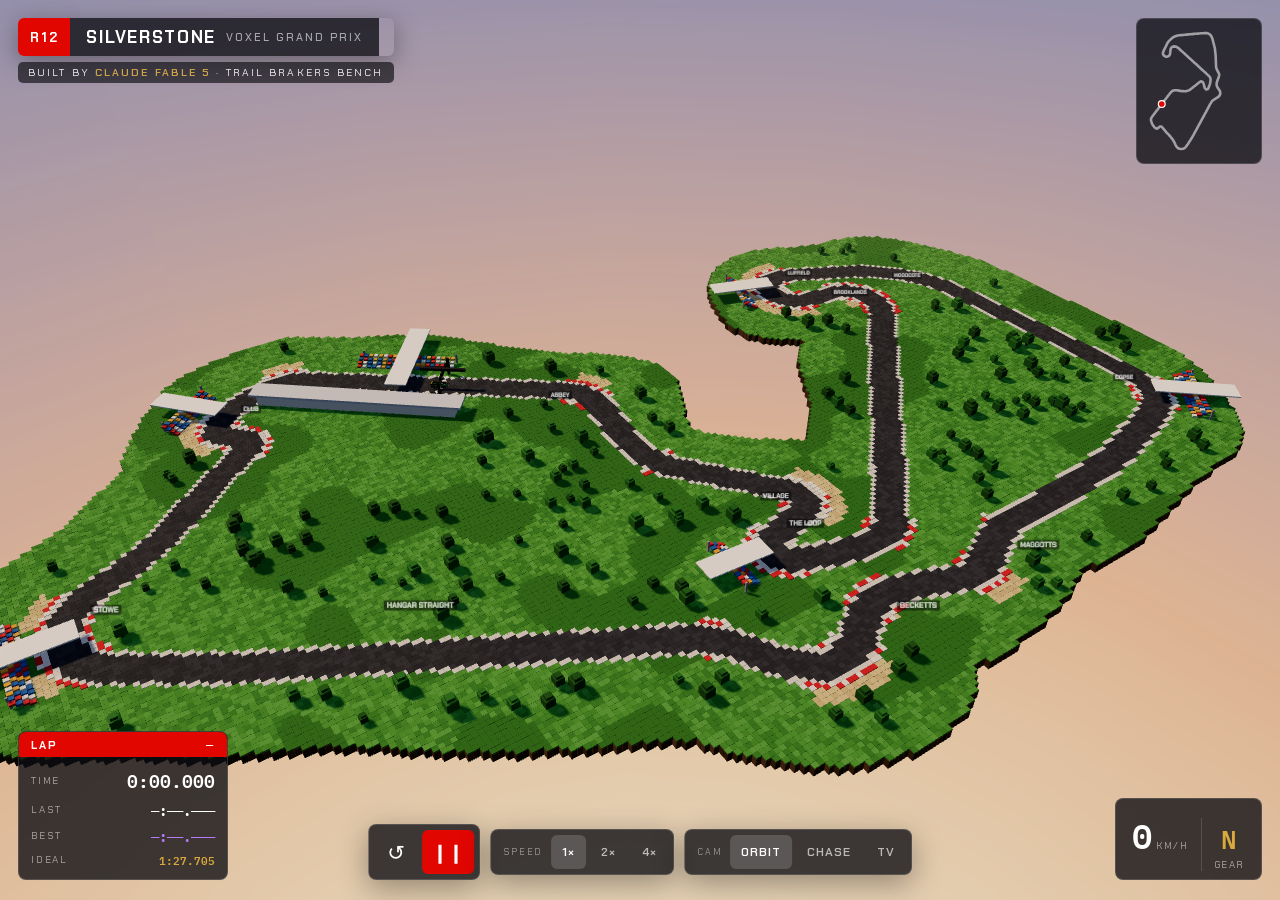
<file: demos/fable5/silverstone/index.html>
<!doctype html>
<html lang="en">
<head>
<meta charset="utf-8">
<meta name="viewport" content="width=device-width, initial-scale=1, viewport-fit=cover">
<title>Voxel Grand Prix — Silverstone · Fable 5</title>
<link rel="icon" href="data:image/svg+xml,<svg xmlns='http://www.w3.org/2000/svg' viewBox='0 0 100 100'><text y='.9em' font-size='90'>🏎️</text></svg>">
<link rel="preconnect" href="https://fonts.googleapis.com">
<link rel="preconnect" href="https://fonts.gstatic.com" crossorigin>
<link href="https://fonts.googleapis.com/css2?family=Chakra+Petch:wght@500;600;700&family=IBM+Plex+Mono:wght@500;600&display=swap" rel="stylesheet">
<style>
  :root {
    --red: #e10600;
    --carbon: #0d0e12;
    --glass: rgba(13, 14, 18, 0.78);
    --line: rgba(255, 255, 255, 0.14);
    --gold: #d9a93b;
    --mono: "IBM Plex Mono", ui-monospace, monospace;
    --disp: "Chakra Petch", system-ui, sans-serif;
  }
  * { margin: 0; padding: 0; box-sizing: border-box; }
  html, body { height: 100%; overflow: hidden; background: #1c2f63; }
  body { font-family: var(--disp); color: #fff; -webkit-font-smoothing: antialiased; }
  #scene { position: fixed; inset: 0; width: 100%; height: 100%; display: block; touch-action: none; cursor: grab; }
  #scene:active { cursor: grabbing; }

  .hud { position: fixed; z-index: 2; user-select: none; }

  /* ---- top-left broadcast banner ---- */
  #banner { top: 18px; left: 18px; display: flex; flex-direction: column; gap: 6px; }
  #banner .strip {
    display: flex; align-items: stretch; overflow: hidden;
    border-radius: 6px; box-shadow: 0 6px 24px rgba(0,0,0,.35);
  }
  #banner .tag {
    background: var(--red); padding: 8px 12px; font-weight: 700; font-size: 13px;
    letter-spacing: .14em; display: flex; align-items: center;
  }
  #banner .name {
    background: var(--glass); padding: 8px 16px;
    font-weight: 700; font-size: 17px; letter-spacing: .1em; display: flex; align-items: center; gap: 10px;
  }
  #banner .name small { font-weight: 500; font-size: 11px; letter-spacing: .18em; opacity: .6; }
  #banner .sub {
    align-self: flex-start; background: var(--glass);
    border-radius: 5px; padding: 4px 10px; font-size: 10.5px; letter-spacing: .2em; opacity: .85;
  }
  #banner .sub b { color: var(--gold); font-weight: 600; }

  /* ---- corner flash ---- */
  #corner {
    top: 96px; left: 18px; background: linear-gradient(90deg, var(--red), #8f0400);
    padding: 7px 16px; border-radius: 5px; font-weight: 700; font-size: 15px; letter-spacing: .16em;
    opacity: 0; transform: translateX(-14px); transition: opacity .22s, transform .25s;
    box-shadow: 0 6px 20px rgba(225, 6, 0, .35);
  }
  #corner.show { opacity: 1; transform: none; }

  /* ---- minimap ---- */
  #mapwrap {
    top: 18px; right: 18px; background: var(--glass);
    border: 1px solid var(--line); border-radius: 8px; padding: 8px;
  }
  #map { display: block; width: 108px; height: 128px; }
  #map path { fill: none; stroke: rgba(255,255,255,.55); stroke-width: 2.6; stroke-linejoin: round; }
  #map .dot { fill: var(--red); stroke: #fff; stroke-width: 1.2; }

  /* ---- timing tower ---- */
  #tower {
    bottom: 20px; left: 18px; background: var(--glass);
    border: 1px solid var(--line); border-radius: 8px; overflow: hidden; min-width: 210px;
  }
  #tower .head {
    background: var(--red); font-size: 11px; font-weight: 700; letter-spacing: .18em;
    padding: 5px 12px; display: flex; justify-content: space-between; align-items: center;
  }
  #tower .head span:last-child { font-family: var(--mono); font-size: 12px; }
  #tower .rows { padding: 8px 12px 10px; display: grid; grid-template-columns: auto 1fr; gap: 3px 14px; }
  #tower .k { font-size: 10px; letter-spacing: .18em; opacity: .55; align-self: center; }
  #tower .v { font-family: var(--mono); font-size: 14px; font-weight: 600; text-align: right; }
  #tower .v.big { font-size: 18px; color: #fff; }
  #tower .v.best { color: #b57aff; }
  #tower .v.ideal { color: var(--gold); font-size: 11px; }

  /* ---- speed / gear ---- */
  #speedo {
    bottom: 20px; right: 18px; background: var(--glass);
    border: 1px solid var(--line); border-radius: 8px; padding: 10px 16px 8px;
    display: flex; align-items: baseline; gap: 12px;
  }
  #speed { font-family: var(--mono); font-size: 34px; font-weight: 600; min-width: 78px; text-align: right; }
  #speedo .unit { font-size: 10px; letter-spacing: .16em; opacity: .55; }
  #gearbox { text-align: center; border-left: 1px solid var(--line); padding-left: 12px; }
  #gear { font-family: var(--mono); font-size: 26px; font-weight: 600; color: var(--gold); }
  #gearbox .unit { display: block; }

  /* ---- transport controls ---- */
  #transport {
    bottom: 20px; left: 50%; transform: translateX(-50%);
    display: flex; align-items: center; gap: 10px;
  }
  .pane {
    background: var(--glass); border: 1px solid var(--line);
    border-radius: 8px; display: flex; align-items: center; padding: 5px;
    box-shadow: 0 8px 30px rgba(0,0,0,.35); gap: 4px;
  }
  button {
    font-family: var(--disp); color: #fff; background: transparent; border: 0; border-radius: 6px;
    cursor: pointer; transition: background .15s, color .15s;
  }
  button:hover { background: rgba(255,255,255,.1); }
  #btn-play {
    width: 52px; height: 44px; font-size: 19px; background: var(--red); border-radius: 6px;
  }
  #btn-play:hover { background: #ff1a0d; }
  #btn-restart { width: 44px; height: 44px; font-size: 21px; }
  .chip { padding: 0 11px; height: 34px; font-size: 12px; font-weight: 600; letter-spacing: .08em; opacity: .65; }
  .chip.on { background: rgba(255,255,255,.16); opacity: 1; }
  .lbl { font-size: 9px; letter-spacing: .2em; opacity: .45; padding: 0 4px 0 8px; }

  /* ---- hint ---- */
  #hint {
    bottom: 76px; left: 50%; transform: translateX(-50%);
    font-size: 10.5px; letter-spacing: .22em; opacity: .5; white-space: nowrap;
    text-shadow: 0 1px 8px rgba(0,0,0,.8);
    animation: hintfade 1s 7s forwards;
  }
  @keyframes hintfade { to { opacity: 0; visibility: hidden; } }

  @media (max-width: 760px) {
    #mapwrap, #speedo, #hint { display: none; }
    #banner .name { font-size: 14px; }
    #tower { min-width: 170px; }
  }
</style>
</head>
<body>
<canvas id="scene"></canvas>

<div class="hud" id="banner">
  <div class="strip">
    <div class="tag">R12</div>
    <div class="name">SILVERSTONE <small>VOXEL GRAND PRIX</small></div>
  </div>
  <div class="sub">BUILT BY <b>CLAUDE FABLE 5</b> · TRAIL BRAKERS BENCH</div>
</div>

<div class="hud" id="corner"></div>

<div class="hud" id="mapwrap"><svg id="map" viewBox="0 0 108 128"></svg></div>

<div class="hud" id="tower">
  <div class="head"><span>LAP</span><span id="lap">—</span></div>
  <div class="rows">
    <span class="k">TIME</span><span class="v big" id="time">0:00.000</span>
    <span class="k">LAST</span><span class="v" id="last">—:——.———</span>
    <span class="k">BEST</span><span class="v best" id="best">—:——.———</span>
    <span class="k">IDEAL</span><span class="v ideal" id="ideal">—</span>
  </div>
</div>

<div class="hud" id="transport">
  <div class="pane">
    <button id="btn-restart" title="Restart (R)">&#8634;</button>
    <button id="btn-play" title="Pause (Space)">&#10073;&#10073;</button>
  </div>
  <div class="pane">
    <span class="lbl">SPEED</span>
    <button class="chip on" data-mult="1">1&times;</button>
    <button class="chip" data-mult="2">2&times;</button>
    <button class="chip" data-mult="4">4&times;</button>
  </div>
  <div class="pane">
    <span class="lbl">CAM</span>
    <button class="chip on" data-cam="orbit">ORBIT</button>
    <button class="chip" data-cam="chase">CHASE</button>
    <button class="chip" data-cam="tv">TV</button>
  </div>
</div>

<div class="hud" id="speedo">
  <div><span id="speed">0</span> <span class="unit">KM/H</span></div>
  <div id="gearbox"><span id="gear">N</span><span class="unit">GEAR</span></div>
</div>

<div class="hud" id="hint">DRAG TO ROTATE &nbsp;·&nbsp; SCROLL TO ZOOM &nbsp;·&nbsp; SPACE PLAY/PAUSE</div>

<script type="module" src="./main.js"></script>
</body>
</html>
</file>
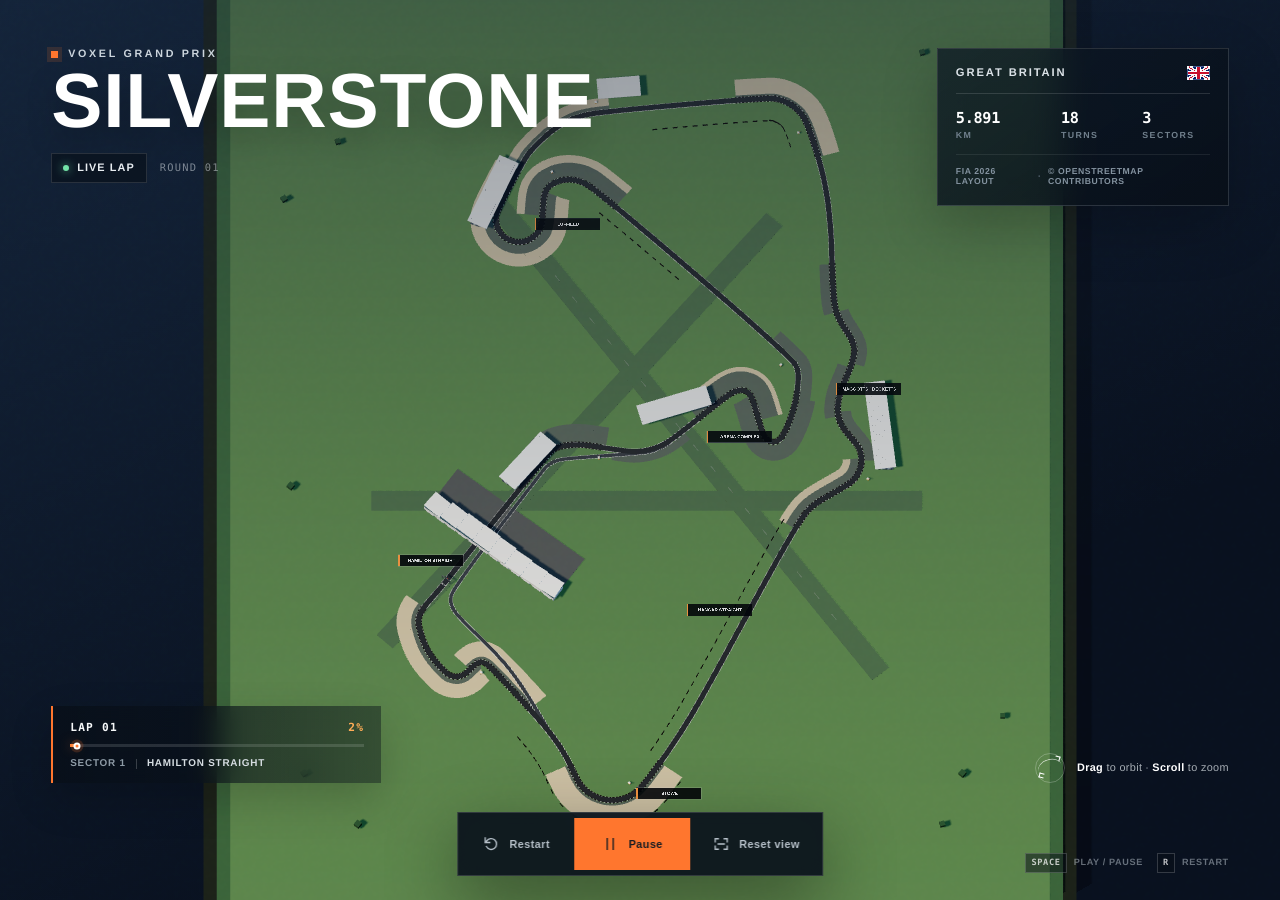
<file: demos/gpt-5.6/silverstone/index.html>
<!doctype html>
<html lang="en">
  <head>
    <meta charset="UTF-8" />
    <meta name="viewport" content="width=device-width, initial-scale=1.0, viewport-fit=cover" />
    <meta name="theme-color" content="#09111f" />
    <meta
      name="description"
      content="An interactive voxel-style lap of Silverstone, rendered in Three.js."
    />
    <title>Silverstone — Voxel Grand Prix</title>
    <script type="module" crossorigin src="./assets/index-DHP9IezI.js"></script>
    <link rel="stylesheet" crossorigin href="./assets/index-ChysPXLP.css">
  </head>
  <body>
    <main id="app" class="app-shell">
      <div
        id="scene"
        class="scene"
        role="img"
        aria-label="Interactive 3D voxel diorama of Silverstone Circuit with a racing car completing a lap. Drag to rotate and scroll or pinch to zoom."
      ></div>

      <div id="loading" class="loading-screen" aria-live="polite">
        <div class="loading-mark" aria-hidden="true">
          <span></span><span></span><span></span><span></span>
        </div>
        <p>Building the circuit</p>
      </div>

      <header class="brand-panel" aria-label="Experience title">
        <p class="eyebrow"><span class="eyebrow-dot"></span> Voxel Grand Prix</p>
        <h1>Silverstone</h1>
        <div class="status-row">
          <span id="status-chip" class="status-chip">
            <span class="status-indicator" aria-hidden="true"></span>
            <span id="status-label">Live lap</span>
          </span>
          <span class="round-label">Round 01</span>
        </div>
      </header>

      <aside class="circuit-card" aria-label="Circuit information">
        <div class="circuit-card__header">
          <span>Great Britain</span>
          <span class="flag" role="img" aria-label="United Kingdom flag"></span>
        </div>
        <div class="circuit-stats">
          <div><strong>5.891</strong><span>KM</span></div>
          <div><strong>18</strong><span>TURNS</span></div>
          <div><strong>3</strong><span>SECTORS</span></div>
        </div>
        <p class="circuit-source">
          <a
            href="https://www.fia.com/system/files/decision-document/2026_british_grand_prix_-_competition_notes_-_circuit_map_pit_lane_drawing_emergency_exits_map_and_red_zone.pdf"
            target="_blank"
            rel="noreferrer"
          >FIA 2026 layout</a>
          <span aria-hidden="true">·</span>
          <a href="https://www.openstreetmap.org/copyright" target="_blank" rel="noreferrer">© OpenStreetMap contributors</a>
        </p>
      </aside>

      <p class="map-attribution">
        <a href="https://www.openstreetmap.org/copyright" target="_blank" rel="noreferrer">
          Map data © OpenStreetMap contributors
        </a>
      </p>

      <section class="telemetry" aria-label="Lap telemetry">
        <div class="telemetry__topline">
          <span id="lap-label">Lap 01</span>
          <span id="progress-label">0%</span>
        </div>
        <div class="progress-track" aria-hidden="true">
          <span id="progress-fill"></span>
          <i id="progress-marker"></i>
        </div>
        <div class="telemetry__detail">
          <span id="sector-label">Sector 1</span>
          <span class="telemetry-divider"></span>
          <span id="corner-label">Hamilton Straight</span>
        </div>
      </section>

      <div class="orbit-hint" aria-hidden="true">
        <span class="orbit-icon">
          <i></i><i></i><i></i>
        </span>
        <span><strong>Drag</strong> to orbit · <strong>Scroll</strong> to zoom</span>
      </div>

      <nav class="control-deck" aria-label="Animation and camera controls">
        <button id="restart-button" class="control-button" type="button" data-testid="restart">
          <svg viewBox="0 0 24 24" aria-hidden="true">
            <path d="M4 4v6h6M5.6 15.5a7.2 7.2 0 1 0 .3-7.4L4 10" />
          </svg>
          <span>Restart</span>
        </button>

        <button
          id="play-button"
          class="control-button control-button--primary"
          type="button"
          data-testid="play-pause"
          aria-label="Pause lap"
        >
          <svg class="pause-icon" viewBox="0 0 24 24" aria-hidden="true">
            <path d="M8 5v14M16 5v14" />
          </svg>
          <svg class="play-icon" viewBox="0 0 24 24" aria-hidden="true">
            <path d="m8 5 11 7-11 7Z" />
          </svg>
          <span id="play-label">Pause</span>
        </button>

        <button id="camera-button" class="control-button" type="button" data-testid="reset-camera">
          <svg viewBox="0 0 24 24" aria-hidden="true">
            <path d="M4 9V5h4M20 9V5h-4M4 15v4h4M20 15v4h-4M8 12h8" />
          </svg>
          <span>Reset view</span>
        </button>
      </nav>

      <div class="keyboard-hint" aria-hidden="true">
        <span><kbd>SPACE</kbd> Play / pause</span>
        <span><kbd>R</kbd> Restart</span>
      </div>

      <p id="live-status" class="sr-only" aria-live="polite">Lap animation playing.</p>
      <p class="sr-only">
        The circuit is presented as a rotatable 3D diorama. Mouse, touch, and keyboard controls remain
        available while the lap is paused.
      </p>
      <noscript>This experience requires JavaScript and WebGL.</noscript>
    </main>

  </body>
</html>
</file>
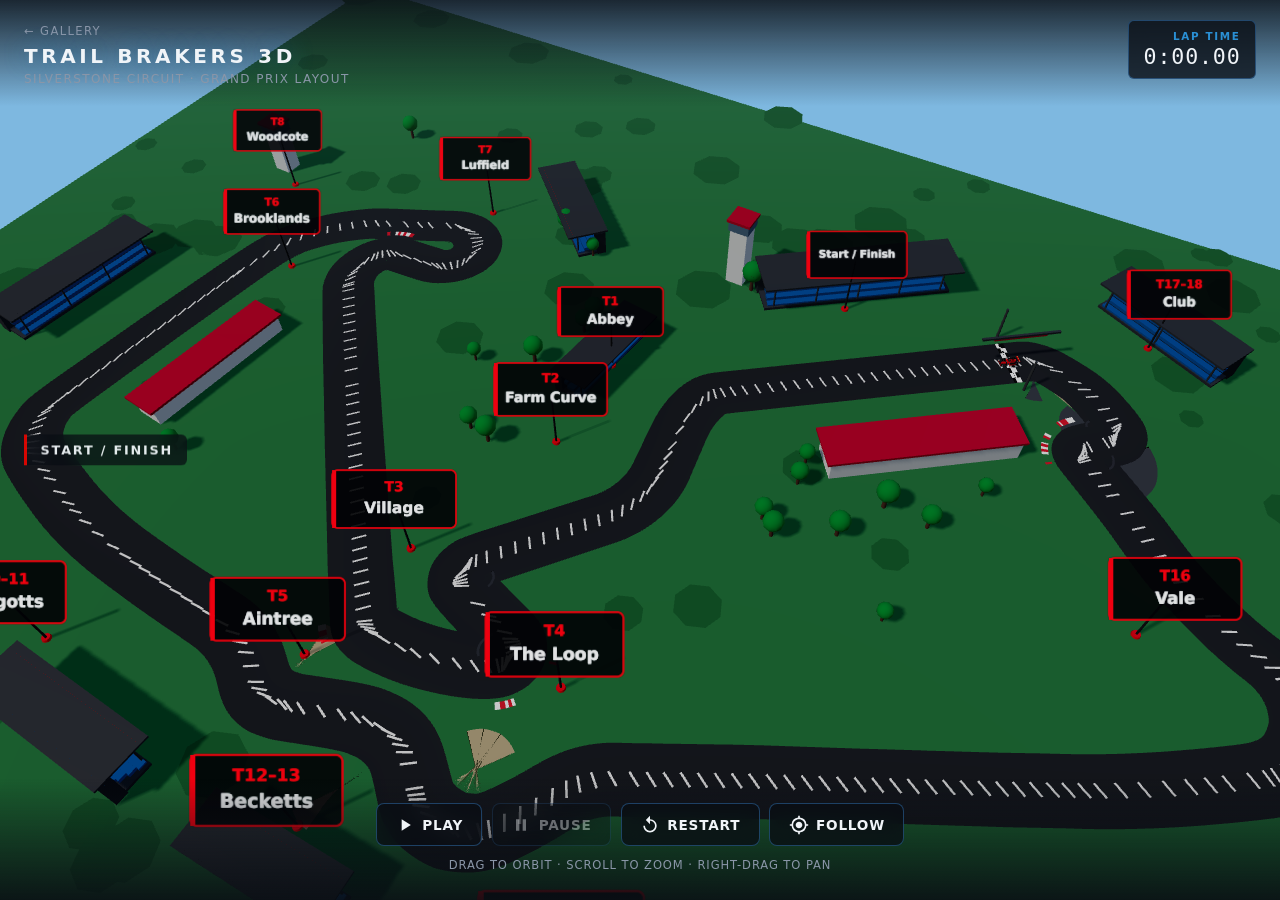
<file: demos/grok-4.5/3d/index.html>
<!DOCTYPE html>
<html lang="en">
  <head>
    <meta charset="UTF-8" />
    <meta name="viewport" content="width=device-width, initial-scale=1.0" />
    <title>Trail Brakers 3D — Silverstone</title>
    <script type="module" crossorigin src="./assets/index-Q6JbxT2v.js"></script>
    <link rel="stylesheet" crossorigin href="./assets/index-DoM4gLYq.css">
  </head>
  <body>
    <div id="app">
      <canvas id="canvas"></canvas>

      <header class="hud-top">
        <div class="title-block">
          <a class="gallery-link" href="../">← Gallery</a>
          <h1>TRAIL BRAKERS 3D</h1>
          <p class="subtitle">Silverstone Circuit · Grand Prix Layout</p>
        </div>
        <div class="lap-info">
          <span class="label">LAP TIME</span>
          <span id="lap-time" class="value">0:00.00</span>
        </div>
      </header>

      <div class="hud-bottom">
        <div class="controls">
          <button id="btn-play" type="button" title="Play" aria-label="Play">
            <svg viewBox="0 0 24 24" width="20" height="20" fill="currentColor">
              <path d="M8 5v14l11-7z" />
            </svg>
            <span>Play</span>
          </button>
          <button id="btn-pause" type="button" title="Pause" aria-label="Pause" disabled>
            <svg viewBox="0 0 24 24" width="20" height="20" fill="currentColor">
              <path d="M6 5h4v14H6zm8 0h4v14h-4z" />
            </svg>
            <span>Pause</span>
          </button>
          <button id="btn-restart" type="button" title="Restart" aria-label="Restart">
            <svg viewBox="0 0 24 24" width="20" height="20" fill="currentColor">
              <path
                d="M12 5V1L7 6l5 5V7c3.31 0 6 2.69 6 6s-2.69 6-6 6-6-2.69-6-6H4c0 4.42 3.58 8 8 8s8-3.58 8-8-3.58-8-8-8z"
              />
            </svg>
            <span>Restart</span>
          </button>
          <button id="btn-follow" type="button" title="Follow car (3rd person)" aria-label="Follow car" aria-pressed="false">
            <svg viewBox="0 0 24 24" width="20" height="20" fill="currentColor">
              <path
                d="M12 8c-2.21 0-4 1.79-4 4s1.79 4 4 4 4-1.79 4-4-1.79-4-4-4zm8.94 3A8.994 8.994 0 0 0 13 3.06V1h-2v2.06A8.994 8.994 0 0 0 3.06 11H1v2h2.06A8.994 8.994 0 0 0 11 20.94V23h2v-2.06A8.994 8.994 0 0 0 20.94 13H23v-2h-2.06zM12 19c-3.87 0-7-3.13-7-7s3.13-7 7-7 7 3.13 7 7-3.13 7-7 7z"
              />
            </svg>
            <span>Follow</span>
          </button>
        </div>
        <p class="hint" id="camera-hint">
          Drag to orbit · Scroll to zoom · Right-drag to pan
        </p>
      </div>

      <div class="corner-label" id="corner-label">Start / Finish</div>
    </div>
  </body>
</html>
</file>
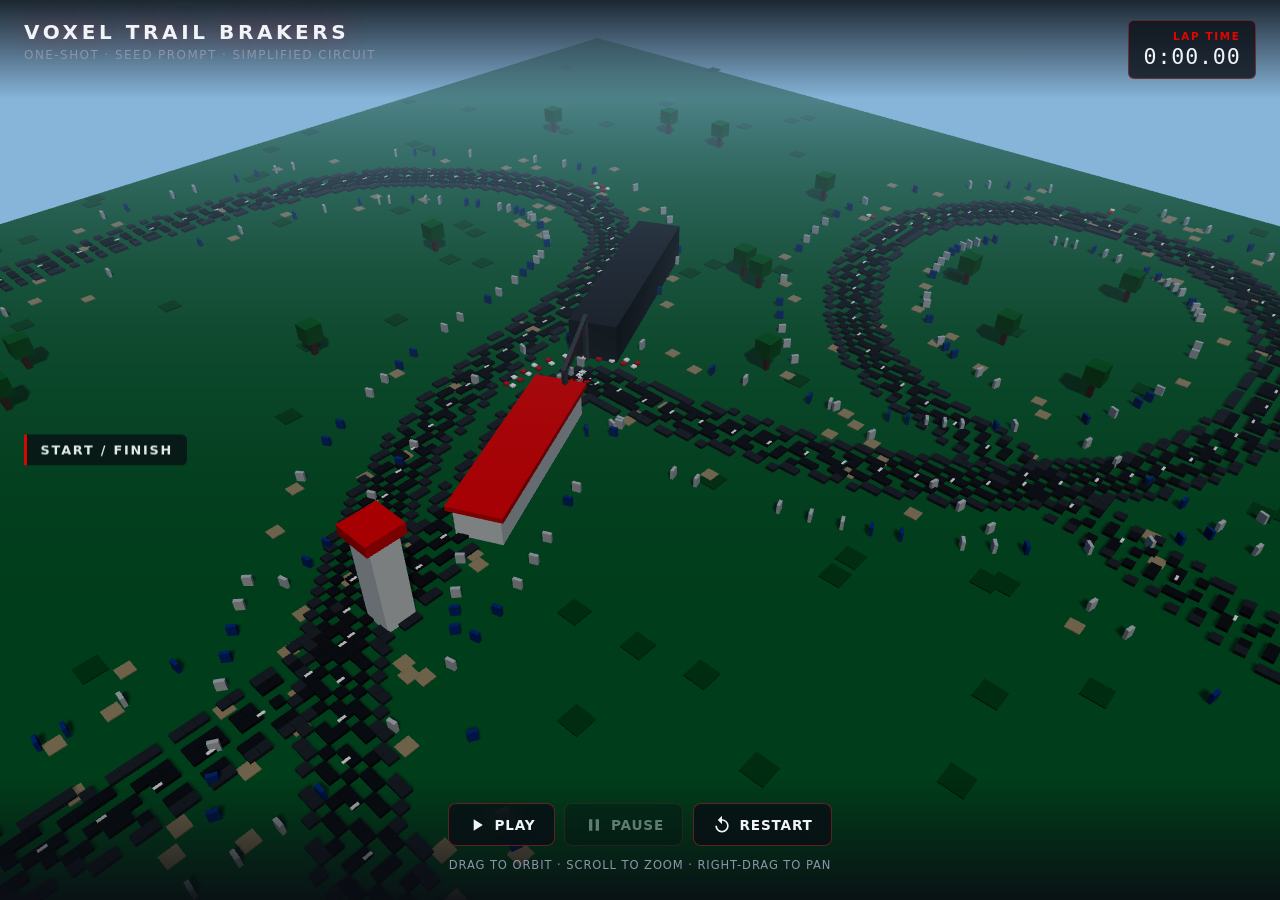
<file: demos/grok-4.5/oneshot/index.html>
<!DOCTYPE html>
<html lang="en">
  <head>
    <meta charset="UTF-8" />
    <meta name="viewport" content="width=device-width, initial-scale=1.0" />
    <title>One-shot · Voxel Trail Brakers — Silverstone</title>
    <script type="module" crossorigin src="./assets/index-CFp8bCgF.js"></script>
    <link rel="stylesheet" crossorigin href="./assets/index-D3PkESs4.css">
  </head>
  <body>
    <div id="app">
      <canvas id="canvas"></canvas>

      <header class="hud-top">
        <div class="title-block">
          <h1>VOXEL TRAIL BRAKERS</h1>
          <p class="subtitle">One-shot · Seed prompt · Simplified circuit</p>
        </div>
        <div class="lap-info">
          <span class="label">LAP TIME</span>
          <span id="lap-time" class="value">0:00.00</span>
        </div>
      </header>

      <div class="hud-bottom">
        <div class="controls">
          <button id="btn-play" type="button" title="Play" aria-label="Play">
            <svg viewBox="0 0 24 24" width="20" height="20" fill="currentColor">
              <path d="M8 5v14l11-7z" />
            </svg>
            <span>Play</span>
          </button>
          <button id="btn-pause" type="button" title="Pause" aria-label="Pause" disabled>
            <svg viewBox="0 0 24 24" width="20" height="20" fill="currentColor">
              <path d="M6 5h4v14H6zm8 0h4v14h-4z" />
            </svg>
            <span>Pause</span>
          </button>
          <button id="btn-restart" type="button" title="Restart" aria-label="Restart">
            <svg viewBox="0 0 24 24" width="20" height="20" fill="currentColor">
              <path
                d="M12 5V1L7 6l5 5V7c3.31 0 6 2.69 6 6s-2.69 6-6 6-6-2.69-6-6H4c0 4.42 3.58 8 8 8s8-3.58 8-8-3.58-8-8-8z"
              />
            </svg>
            <span>Restart</span>
          </button>
        </div>
        <p class="hint">
          Drag to orbit · Scroll to zoom · Right-drag to pan
        </p>
      </div>

      <div class="corner-label" id="corner-label">Abbey</div>
    </div>
  </body>
</html>
</file>
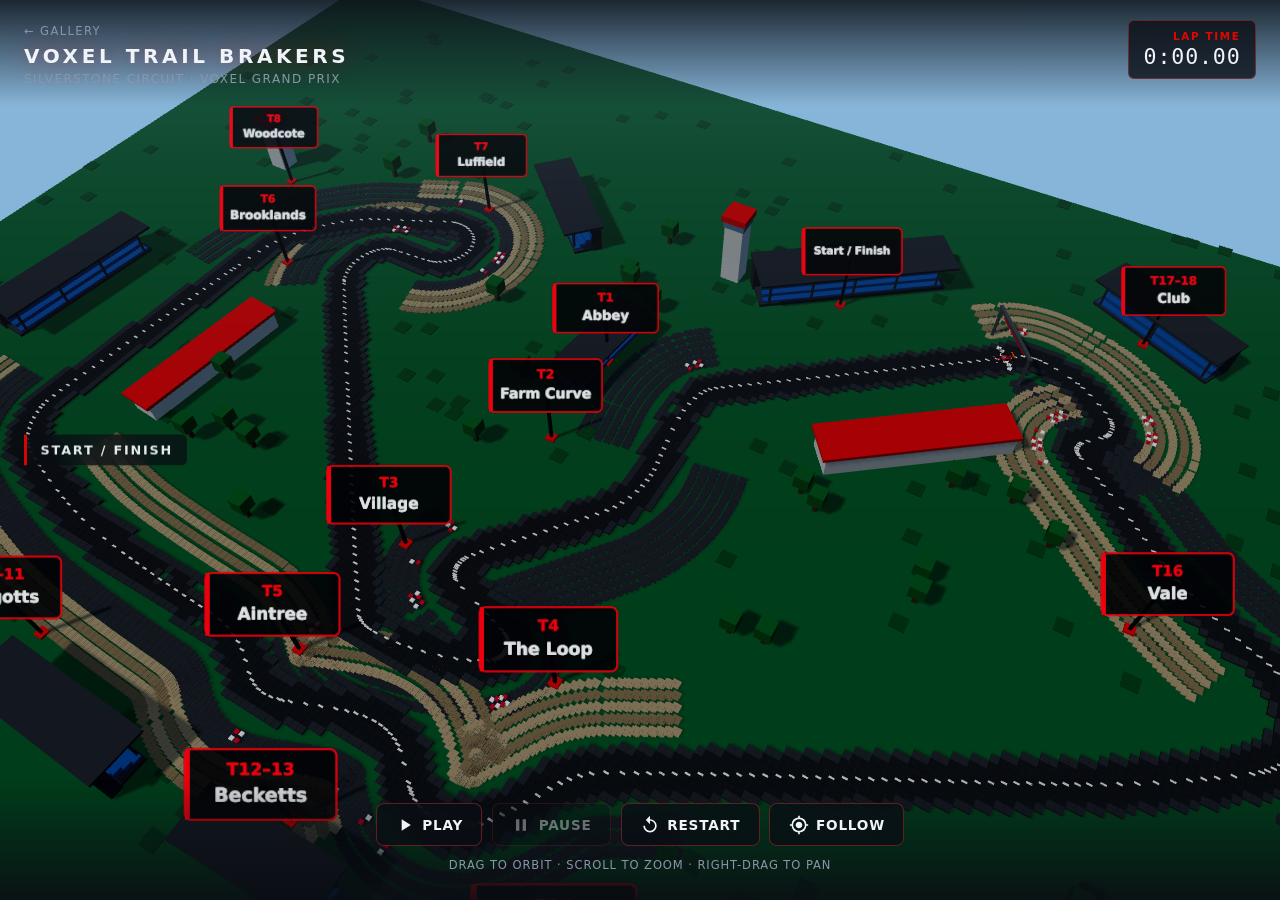
<file: demos/grok-4.5/voxel/index.html>
<!DOCTYPE html>
<html lang="en">
  <head>
    <meta charset="UTF-8" />
    <meta name="viewport" content="width=device-width, initial-scale=1.0" />
    <title>Voxel Trail Brakers — Silverstone</title>
    <script type="module" crossorigin src="./assets/index-BOnn-8Ya.js"></script>
    <link rel="stylesheet" crossorigin href="./assets/index-CbkHSY9z.css">
  </head>
  <body>
    <div id="app">
      <canvas id="canvas"></canvas>

      <header class="hud-top">
        <div class="title-block">
          <a class="gallery-link" href="../">← Gallery</a>
          <h1>VOXEL TRAIL BRAKERS</h1>
          <p class="subtitle">Silverstone Circuit · Voxel Grand Prix</p>
        </div>
        <div class="lap-info">
          <span class="label">LAP TIME</span>
          <span id="lap-time" class="value">0:00.00</span>
        </div>
      </header>

      <div class="hud-bottom">
        <div class="controls">
          <button id="btn-play" type="button" title="Play" aria-label="Play">
            <svg viewBox="0 0 24 24" width="20" height="20" fill="currentColor">
              <path d="M8 5v14l11-7z" />
            </svg>
            <span>Play</span>
          </button>
          <button id="btn-pause" type="button" title="Pause" aria-label="Pause" disabled>
            <svg viewBox="0 0 24 24" width="20" height="20" fill="currentColor">
              <path d="M6 5h4v14H6zm8 0h4v14h-4z" />
            </svg>
            <span>Pause</span>
          </button>
          <button id="btn-restart" type="button" title="Restart" aria-label="Restart">
            <svg viewBox="0 0 24 24" width="20" height="20" fill="currentColor">
              <path
                d="M12 5V1L7 6l5 5V7c3.31 0 6 2.69 6 6s-2.69 6-6 6-6-2.69-6-6H4c0 4.42 3.58 8 8 8s8-3.58 8-8-3.58-8-8-8z"
              />
            </svg>
            <span>Restart</span>
          </button>
          <button id="btn-follow" type="button" title="Follow car (3rd person)" aria-label="Follow car" aria-pressed="false">
            <svg viewBox="0 0 24 24" width="20" height="20" fill="currentColor">
              <path
                d="M12 8c-2.21 0-4 1.79-4 4s1.79 4 4 4 4-1.79 4-4-1.79-4-4-4zm8.94 3A8.994 8.994 0 0 0 13 3.06V1h-2v2.06A8.994 8.994 0 0 0 3.06 11H1v2h2.06A8.994 8.994 0 0 0 11 20.94V23h2v-2.06A8.994 8.994 0 0 0 20.94 13H23v-2h-2.06zM12 19c-3.87 0-7-3.13-7-7s3.13-7 7-7 7 3.13 7 7-3.13 7-7 7z"
              />
            </svg>
            <span>Follow</span>
          </button>
        </div>
        <p class="hint" id="camera-hint">
          Drag to orbit · Scroll to zoom · Right-drag to pan
        </p>
      </div>

      <div class="corner-label" id="corner-label">Start / Finish</div>
    </div>
  </body>
</html>
</file>
<file: demos/grok-4.5/styles.css>
*,
*::before,
*::after {
  box-sizing: border-box;
  margin: 0;
  padding: 0;
}

:root {
  --bg: #070a0f;
  --surface: rgba(14, 18, 26, 0.88);
  --border: rgba(255, 255, 255, 0.08);
  --text: #f0f4f8;
  --muted: #8a96a8;
  --red: #e10600;
  --red-dim: #8b0000;
  --blue: #2a8fd4;
  --blue-dim: #1a5a8a;
  --font: "Segoe UI", system-ui, -apple-system, sans-serif;
  --mono: "Cascadia Code", "Fira Code", "SF Mono", ui-monospace, monospace;
  --radius: 16px;
  --max: 1100px;
}

html {
  scroll-behavior: smooth;
}

body {
  min-height: 100vh;
  background: var(--bg);
  color: var(--text);
  font-family: var(--font);
  line-height: 1.55;
  overflow-x: hidden;
  position: relative;
}

.bg-grid {
  position: fixed;
  inset: 0;
  background-image:
    linear-gradient(rgba(255, 255, 255, 0.03) 1px, transparent 1px),
    linear-gradient(90deg, rgba(255, 255, 255, 0.03) 1px, transparent 1px);
  background-size: 48px 48px;
  mask-image: radial-gradient(ellipse 80% 60% at 50% 20%, black, transparent);
  pointer-events: none;
  z-index: 0;
}

.bg-glow {
  position: fixed;
  width: 42vw;
  height: 42vw;
  max-width: 520px;
  max-height: 520px;
  border-radius: 50%;
  filter: blur(100px);
  opacity: 0.22;
  pointer-events: none;
  z-index: 0;
}

.bg-glow--red {
  top: -8%;
  left: -5%;
  background: var(--red);
}

.bg-glow--blue {
  top: 10%;
  right: -8%;
  background: var(--blue);
}

.grok-banner {
  position: relative;
  z-index: 2;
  width: 100%;
  padding: 0.65rem 1rem;
  text-align: center;
  font-size: 0.85rem;
  letter-spacing: 0.04em;
  color: #e8ecf2;
  background: linear-gradient(
    90deg,
    rgba(225, 6, 0, 0.35),
    rgba(42, 143, 212, 0.28) 50%,
    rgba(225, 6, 0, 0.35)
  );
  border-bottom: 1px solid rgba(255, 255, 255, 0.12);
  box-shadow: 0 8px 24px rgba(0, 0, 0, 0.25);
}

.grok-banner p {
  margin: 0;
}

.grok-banner strong {
  font-weight: 800;
  letter-spacing: 0.06em;
  background: linear-gradient(90deg, #fff, #9ec9ff);
  -webkit-background-clip: text;
  background-clip: text;
  color: transparent;
}

.grok-banner a {
  color: #c5e0ff;
  font-weight: 600;
  text-decoration: none;
  border-bottom: 1px solid rgba(197, 224, 255, 0.35);
}

.grok-banner a:hover {
  color: white;
  border-bottom-color: white;
}

.site-header,
main,
.site-footer {
  position: relative;
  z-index: 1;
  width: min(100% - 2rem, var(--max));
  margin-inline: auto;
}

.site-header {
  display: flex;
  flex-wrap: wrap;
  align-items: center;
  justify-content: space-between;
  gap: 1rem;
  padding: 1.75rem 0 0.5rem;
}

.brand {
  display: flex;
  align-items: center;
  gap: 0.85rem;
}

.brand-mark {
  display: grid;
  place-items: center;
  width: 2.75rem;
  height: 2.75rem;
  border-radius: 10px;
  font-weight: 800;
  font-size: 0.85rem;
  letter-spacing: 0.06em;
  background: linear-gradient(135deg, var(--red), #ff4d4d 45%, var(--blue));
  color: white;
  box-shadow: 0 0 28px rgba(225, 6, 0, 0.35);
}

.brand-kicker {
  font-size: 0.7rem;
  letter-spacing: 0.16em;
  text-transform: uppercase;
  color: var(--muted);
}

.brand-text h1 {
  font-size: 1.15rem;
  font-weight: 800;
  letter-spacing: 0.12em;
  text-transform: uppercase;
}

.header-tagline {
  font-size: 0.9rem;
  color: var(--muted);
}

.hero {
  padding: 2.5rem 0 2rem;
}

.eyebrow {
  font-size: 0.75rem;
  letter-spacing: 0.18em;
  text-transform: uppercase;
  color: var(--muted);
  margin-bottom: 0.85rem;
}

.hero-title {
  font-size: clamp(1.75rem, 4.5vw, 2.75rem);
  font-weight: 800;
  line-height: 1.15;
  letter-spacing: -0.02em;
  max-width: 18ch;
  margin-bottom: 1rem;
}

.accent-red {
  color: var(--red);
  text-shadow: 0 0 32px rgba(225, 6, 0, 0.4);
}

.accent-blue {
  color: var(--blue);
  text-shadow: 0 0 32px rgba(42, 143, 212, 0.4);
}

.hero-lede {
  max-width: 58ch;
  color: var(--muted);
  font-size: 1.05rem;
}

.section-heading {
  margin-bottom: 1.35rem;
}

.section-heading h2 {
  font-size: 1.15rem;
  font-weight: 800;
  letter-spacing: 0.1em;
  text-transform: uppercase;
  margin: 0.35rem 0 0.75rem;
  color: var(--muted);
}

.section-lede {
  max-width: 62ch;
  color: var(--muted);
  font-size: 0.98rem;
}

.seed-quote {
  margin: 1rem 0 0;
  max-width: 72ch;
  padding: 1rem 1.15rem;
  border-radius: 12px;
  border: 1px solid rgba(225, 6, 0, 0.28);
  background: rgba(225, 6, 0, 0.08);
  color: #e8d4d4;
  font-size: 0.92rem;
  line-height: 1.55;
  font-style: normal;
}

.oneshot {
  padding: 0.25rem 0 2.25rem;
  border-bottom: 1px solid var(--border);
  margin-bottom: 2rem;
}

.iterated {
  padding-bottom: 0.5rem;
}

.showcase {
  display: grid;
  grid-template-columns: repeat(auto-fit, minmax(280px, 1fr));
  gap: 1.25rem;
  padding-bottom: 2.5rem;
}

.showcase--oneshot {
  max-width: 520px;
}

.card--oneshot {
  border-color: rgba(255, 196, 80, 0.28);
}

.card--oneshot:hover {
  border-color: rgba(255, 196, 80, 0.55);
  box-shadow: 0 16px 48px rgba(255, 160, 40, 0.12);
}

.card--oneshot .card-visual {
  background:
    radial-gradient(circle at 40% 60%, rgba(255, 180, 60, 0.22), transparent 55%),
    linear-gradient(160deg, #1a1610, #0a0e14 60%, #1a1008);
}

.oneshot-badge {
  position: absolute;
  top: 0.75rem;
  right: 0.75rem;
  z-index: 2;
  font-size: 0.65rem;
  font-weight: 800;
  letter-spacing: 0.14em;
  text-transform: uppercase;
  padding: 0.35em 0.65em;
  border-radius: 999px;
  color: #1a1208;
  background: linear-gradient(135deg, #ffc857, #e8a020);
  box-shadow: 0 4px 12px rgba(0, 0, 0, 0.35);
}

.card--oneshot .card-body h3 {
  text-shadow: 0 0 24px rgba(255, 180, 60, 0.25);
}

.card--oneshot .feature-list li::before {
  background: #e8a020;
}

.cta--oneshot {
  background: linear-gradient(135deg, #e8a020, #a86a08);
  box-shadow: 0 8px 24px rgba(232, 160, 32, 0.3);
}

.card {
  display: flex;
  flex-direction: column;
  background: var(--surface);
  border: 1px solid var(--border);
  border-radius: var(--radius);
  overflow: hidden;
  backdrop-filter: blur(12px);
  transition: transform 0.2s ease, border-color 0.2s ease, box-shadow 0.2s ease;
}

.card:hover {
  transform: translateY(-3px);
}

.card--voxel:hover {
  border-color: rgba(225, 6, 0, 0.45);
  box-shadow: 0 16px 48px rgba(225, 6, 0, 0.12);
}

.card--classic:hover {
  border-color: rgba(42, 143, 212, 0.45);
  box-shadow: 0 16px 48px rgba(42, 143, 212, 0.12);
}

.card-visual {
  height: 160px;
  position: relative;
  overflow: hidden;
}

.card--voxel .card-visual {
  background:
    radial-gradient(circle at 30% 70%, rgba(225, 6, 0, 0.25), transparent 55%),
    linear-gradient(160deg, #121820, #0a0e14 60%, #1a0a0a);
}

.card--classic .card-visual {
  background:
    radial-gradient(circle at 70% 40%, rgba(42, 143, 212, 0.28), transparent 50%),
    linear-gradient(160deg, #0e1620, #0a0e14 55%, #0a1420);
}

.voxel-preview {
  position: absolute;
  inset: 0;
  display: grid;
  place-items: center;
}

.voxel-preview .block {
  position: absolute;
  width: 28px;
  height: 28px;
  background: #c41e1e;
  border: 2px solid rgba(0, 0, 0, 0.35);
  box-shadow: inset -4px -4px 0 rgba(0, 0, 0, 0.2), 0 4px 0 rgba(0, 0, 0, 0.25);
}

.b1 { width: 120px; height: 18px; background: #2a2e36; transform: translate(0, 28px) rotate(-8deg); }
.b2 { width: 36px; height: 22px; background: #e10600; transform: translate(-8px, -4px); }
.b3 { width: 22px; height: 14px; background: #f0f4f8; transform: translate(18px, -18px); }
.b4 { width: 48px; height: 12px; background: #8b0000; transform: translate(-2px, 14px); }
.b5 { width: 16px; height: 16px; background: #1a1a1a; border-radius: 50%; transform: translate(-36px, 18px); }
.b6 { width: 16px; height: 16px; background: #1a1a1a; border-radius: 50%; transform: translate(28px, 18px); }
.b7 { width: 10px; height: 22px; background: #333; transform: translate(-2px, -28px); }

.classic-preview {
  position: absolute;
  inset: 0;
}

.classic-preview .horizon {
  position: absolute;
  left: 0;
  right: 0;
  bottom: 0;
  height: 45%;
  background: linear-gradient(to top, #1a3a1a 0%, #2d5a2d 40%, transparent);
  opacity: 0.45;
}

.classic-preview .ribbon {
  position: absolute;
  left: 8%;
  right: 8%;
  bottom: 38%;
  height: 18px;
  background: linear-gradient(90deg, #3a3a42, #555560, #3a3a42);
  border-radius: 4px;
  transform: perspective(200px) rotateX(48deg) scaleY(1.8);
  box-shadow: 0 0 0 2px #c41e1e, 0 12px 24px rgba(0, 0, 0, 0.4);
}

.classic-preview .car-shape {
  position: absolute;
  left: 48%;
  bottom: 42%;
  width: 48px;
  height: 18px;
  margin-left: -24px;
  background: linear-gradient(180deg, #2a8fd4, #1a5a8a);
  border-radius: 40% 40% 20% 20%;
  box-shadow: 0 4px 12px rgba(0, 0, 0, 0.4);
}

.classic-preview .car-shape::before {
  content: "";
  position: absolute;
  left: 50%;
  top: -10px;
  width: 6px;
  height: 14px;
  margin-left: -3px;
  background: #ddd;
  border-radius: 2px;
}

.card-body {
  display: flex;
  flex-direction: column;
  gap: 0.75rem;
  padding: 1.35rem 1.4rem 1.5rem;
  flex: 1;
}

.card-label {
  font-size: 0.7rem;
  letter-spacing: 0.16em;
  text-transform: uppercase;
  color: var(--muted);
}

.card-body h3 {
  font-size: 1.25rem;
  font-weight: 800;
  letter-spacing: 0.04em;
}

.card--voxel .card-body h3 {
  text-shadow: 0 0 24px rgba(225, 6, 0, 0.25);
}

.card--classic .card-body h3 {
  text-shadow: 0 0 24px rgba(42, 143, 212, 0.25);
}

.card-desc {
  color: var(--muted);
  font-size: 0.95rem;
  flex: 1;
}

.feature-list {
  list-style: none;
  display: grid;
  gap: 0.35rem;
  margin: 0.25rem 0 0.5rem;
}

.feature-list li {
  position: relative;
  padding-left: 1.1rem;
  font-size: 0.88rem;
  color: #c5cdd8;
}

.feature-list li::before {
  content: "";
  position: absolute;
  left: 0;
  top: 0.55em;
  width: 6px;
  height: 6px;
  border-radius: 1px;
}

.card--voxel .feature-list li::before {
  background: var(--red);
}

.card--classic .feature-list li::before {
  background: var(--blue);
}

.cta {
  display: inline-flex;
  align-items: center;
  justify-content: center;
  gap: 0.5rem;
  margin-top: auto;
  padding: 0.8rem 1.1rem;
  border-radius: 10px;
  font-weight: 700;
  font-size: 0.95rem;
  letter-spacing: 0.04em;
  text-decoration: none;
  color: white;
  transition: transform 0.15s ease, filter 0.15s ease, box-shadow 0.15s ease;
}

.cta:hover {
  filter: brightness(1.08);
  transform: translateY(-1px);
}

.cta:focus-visible {
  outline: 2px solid white;
  outline-offset: 3px;
}

.cta--red {
  background: linear-gradient(135deg, var(--red), var(--red-dim));
  box-shadow: 0 8px 24px rgba(225, 6, 0, 0.3);
}

.cta--blue {
  background: linear-gradient(135deg, var(--blue), var(--blue-dim));
  box-shadow: 0 8px 24px rgba(42, 143, 212, 0.3);
}

.cta-arrow {
  transition: transform 0.15s ease;
}

.cta:hover .cta-arrow {
  transform: translateX(3px);
}

.compare {
  padding: 0.5rem 0 3rem;
}

.compare h2 {
  font-size: 1.15rem;
  font-weight: 800;
  letter-spacing: 0.1em;
  text-transform: uppercase;
  margin-bottom: 1rem;
  color: var(--muted);
}

.table-wrap {
  overflow-x: auto;
  border: 1px solid var(--border);
  border-radius: var(--radius);
  background: var(--surface);
}

table {
  width: 100%;
  border-collapse: collapse;
  font-size: 0.92rem;
  min-width: 480px;
}

th,
td {
  padding: 0.85rem 1.1rem;
  text-align: left;
  border-bottom: 1px solid var(--border);
}

thead th {
  font-size: 0.72rem;
  letter-spacing: 0.12em;
  text-transform: uppercase;
  color: var(--muted);
  background: rgba(255, 255, 255, 0.02);
}

tbody th {
  font-weight: 600;
  color: #c5cdd8;
  white-space: nowrap;
}

tbody tr:last-child th,
tbody tr:last-child td {
  border-bottom: none;
}

tbody td {
  color: var(--muted);
}

kbd {
  font-family: var(--mono);
  font-size: 0.8em;
  padding: 0.1em 0.4em;
  border-radius: 4px;
  border: 1px solid var(--border);
  background: rgba(255, 255, 255, 0.05);
}

/* —— Prompts timeline —— */
.prompts {
  padding: 0.5rem 0 3.5rem;
}

.prompts-header {
  margin-bottom: 1.5rem;
}

.prompts-header h2 {
  font-size: 1.15rem;
  font-weight: 800;
  letter-spacing: 0.1em;
  text-transform: uppercase;
  margin: 0.35rem 0 0.75rem;
  color: var(--muted);
}

.prompts-lede {
  max-width: 62ch;
  color: var(--muted);
  font-size: 0.98rem;
}

.prompts-lede strong {
  color: var(--text);
  font-weight: 700;
}

.prompt-list {
  list-style: none;
  display: flex;
  flex-direction: column;
  gap: 0.85rem;
  margin: 0;
  padding: 0;
  border-left: 2px solid rgba(255, 255, 255, 0.08);
  margin-left: 0.65rem;
  padding-left: 1.25rem;
}

.prompt-item {
  position: relative;
  background: var(--surface);
  border: 1px solid var(--border);
  border-radius: 12px;
  padding: 1rem 1.15rem 1.1rem;
  backdrop-filter: blur(12px);
  transition: border-color 0.2s ease, box-shadow 0.2s ease;
}

.prompt-item::before {
  content: "";
  position: absolute;
  left: calc(-1.25rem - 5px);
  top: 1.35rem;
  width: 10px;
  height: 10px;
  border-radius: 50%;
  background: #2a3444;
  border: 2px solid #5a6a80;
  box-shadow: 0 0 0 3px var(--bg);
}

.prompt-item--seed {
  border-color: rgba(225, 6, 0, 0.35);
  box-shadow: 0 8px 32px rgba(225, 6, 0, 0.08);
}

.prompt-item--seed::before {
  background: var(--red);
  border-color: #ff6b6b;
  box-shadow: 0 0 0 3px var(--bg), 0 0 12px rgba(225, 6, 0, 0.5);
}

.prompt-item:hover {
  border-color: rgba(255, 255, 255, 0.16);
}

.prompt-meta {
  display: flex;
  flex-wrap: wrap;
  align-items: center;
  gap: 0.5rem 0.75rem;
  margin-bottom: 0.65rem;
}

.prompt-step {
  font-family: var(--mono);
  font-size: 0.72rem;
  font-weight: 700;
  letter-spacing: 0.08em;
  color: var(--muted);
}

.prompt-tag {
  font-size: 0.68rem;
  font-weight: 700;
  letter-spacing: 0.12em;
  text-transform: uppercase;
  padding: 0.2em 0.55em;
  border-radius: 4px;
  color: #c5d4e8;
  background: rgba(42, 143, 212, 0.15);
  border: 1px solid rgba(42, 143, 212, 0.28);
}

.prompt-item--seed .prompt-tag {
  color: #ffc9c9;
  background: rgba(225, 6, 0, 0.18);
  border-color: rgba(225, 6, 0, 0.35);
}

.prompt-meta time {
  font-family: var(--mono);
  font-size: 0.72rem;
  color: var(--muted);
  margin-left: auto;
}

.prompt-quote {
  margin: 0;
  font-size: 0.95rem;
  line-height: 1.55;
  color: #d8e0ea;
  font-style: normal;
  border: none;
  padding: 0;
}

.prompt-quote::before {
  content: "“";
  color: var(--muted);
  font-size: 1.2em;
  line-height: 0;
  margin-right: 0.1em;
}

.prompt-quote::after {
  content: "”";
  color: var(--muted);
  font-size: 1.2em;
  line-height: 0;
  margin-left: 0.05em;
}

.site-footer {
  padding: 1.5rem 0 2.5rem;
  border-top: 1px solid var(--border);
  color: var(--muted);
  font-size: 0.85rem;
}

.site-footer a {
  color: #c5cdd8;
  text-decoration: none;
}

.site-footer a:hover {
  color: white;
  text-decoration: underline;
}

@media (max-width: 640px) {
  .header-tagline {
    width: 100%;
  }

  .hero {
    padding-top: 1.5rem;
  }

  .card-visual {
    height: 130px;
  }
}
</file>
<file: demos/gpt-5.6/silverstone/assets/index-ChysPXLP.css>
:root{color-scheme:dark;font-family:Inter,ui-sans-serif,-apple-system,BlinkMacSystemFont,Segoe UI,sans-serif;font-synthesis:none;--ink: #f5f7f8;--muted: #9eabb7;--panel: rgba(10, 18, 29, .78);--panel-strong: rgba(10, 18, 29, .92);--line: rgba(255, 255, 255, .13);--accent: #ff762e;--accent-light: #ffad57;--green: #73e2a7}*{box-sizing:border-box}html,body{width:100%;min-width:320px;height:100%;margin:0;overflow:hidden;background:#09111f}body{color:var(--ink);-webkit-font-smoothing:antialiased;text-rendering:geometricPrecision}button,input{font:inherit}button{color:inherit}.app-shell{position:relative;width:100%;height:100%;min-height:100svh;overflow:hidden;isolation:isolate;background:radial-gradient(circle at 50% 42%,rgba(37,62,85,.46),transparent 48%),linear-gradient(155deg,#14243a,#09111f 70%)}.app-shell:after{position:absolute;top:0;right:0;bottom:0;left:0;z-index:4;pointer-events:none;content:"";opacity:.18;background-image:url("data:image/svg+xml,%3Csvg viewBox='0 0 180 180' xmlns='http://www.w3.org/2000/svg'%3E%3Cfilter id='n'%3E%3CfeTurbulence type='fractalNoise' baseFrequency='.85' numOctaves='2' stitchTiles='stitch'/%3E%3C/filter%3E%3Crect width='100%25' height='100%25' filter='url(%23n)' opacity='.18'/%3E%3C/svg%3E");mix-blend-mode:soft-light}.scene{position:absolute;top:0;right:0;bottom:0;left:0;z-index:1;cursor:grab;touch-action:none}.scene:active{cursor:grabbing}.scene canvas{display:block;width:100%;height:100%;outline:none}.brand-panel,.circuit-card,.telemetry,.orbit-hint,.control-deck,.keyboard-hint{position:absolute;z-index:6}.brand-panel{top:clamp(22px,4vw,48px);left:clamp(20px,4vw,56px);pointer-events:none}.eyebrow{display:flex;align-items:center;gap:10px;margin:0 0 8px;color:#cbd4dc;font-size:.67rem;font-weight:750;letter-spacing:.25em;text-transform:uppercase}.eyebrow-dot{width:7px;height:7px;background:var(--accent);box-shadow:0 0 0 4px #ff762e24}h1{max-width:100%;margin:0;color:#fff;font-family:Impact,Haettenschweiler,Arial Narrow Bold,sans-serif;font-size:clamp(3rem,6vw,5.8rem);font-weight:900;line-height:.88;letter-spacing:.01em;text-transform:uppercase;text-shadow:0 12px 30px rgba(0,0,0,.25)}.status-row{display:flex;align-items:center;gap:13px;margin-top:17px}.status-chip{display:inline-flex;align-items:center;min-height:30px;gap:8px;padding:7px 11px;border:1px solid rgba(255,255,255,.12);background:#080f1894;color:#e8edf1;font-size:.68rem;font-weight:700;letter-spacing:.1em;text-transform:uppercase;-webkit-backdrop-filter:blur(10px);backdrop-filter:blur(10px)}.status-indicator{width:6px;height:6px;border-radius:50%;background:var(--green);box-shadow:0 0 10px #73e2a7cc}.is-paused .status-indicator{border-radius:0;background:#ffca64;box-shadow:none}.round-label{color:#e0e7ec85;font-family:ui-monospace,SFMono-Regular,Consolas,monospace;font-size:.65rem;letter-spacing:.12em;text-transform:uppercase}.circuit-card{top:clamp(24px,4vw,48px);right:clamp(20px,4vw,56px);width:min(292px,calc(100vw - 40px));padding:17px 18px 19px;border:1px solid var(--line);background:linear-gradient(145deg,#0d1825c2,#080f18e6);box-shadow:0 20px 55px #00000038;-webkit-backdrop-filter:blur(16px) saturate(1.15);backdrop-filter:blur(16px) saturate(1.15)}.circuit-card__header{display:flex;align-items:center;justify-content:space-between;padding-bottom:13px;border-bottom:1px solid var(--line);color:#dce3e8;font-size:.7rem;font-weight:750;letter-spacing:.17em;text-transform:uppercase}.flag{position:relative;display:block;width:23px;height:14px;overflow:hidden;border:1px solid rgba(255,255,255,.28);background:linear-gradient(31deg,transparent 42%,#f4f5f5 42% 48%,#c8102e 48% 52%,#f4f5f5 52% 58%,transparent 58%),linear-gradient(-31deg,transparent 42%,#f4f5f5 42% 48%,#c8102e 48% 52%,#f4f5f5 52% 58%,transparent 58%),#012169}.flag:before,.flag:after{position:absolute;top:0;right:0;bottom:0;left:0;content:""}.flag:before{background:linear-gradient(90deg,transparent 37%,#fff 37% 63%,transparent 63%),linear-gradient(0deg,transparent 31%,#fff 31% 69%,transparent 69%)}.flag:after{background:linear-gradient(90deg,transparent 44%,#c8102e 44% 56%,transparent 56%),linear-gradient(0deg,transparent 40%,#c8102e 40% 60%,transparent 60%)}.circuit-stats{display:grid;grid-template-columns:1.35fr 1fr 1fr;gap:14px;padding-top:15px}.circuit-stats div{display:flex;flex-direction:column;gap:3px}.circuit-stats strong{color:#fff;font-family:ui-monospace,SFMono-Regular,Consolas,monospace;font-size:.95rem;font-weight:650;letter-spacing:-.02em}.circuit-stats span{color:#71808d;font-size:.55rem;font-weight:800;letter-spacing:.16em}.circuit-source{display:flex;align-items:center;gap:7px;margin:14px 0 0;padding-top:11px;border-top:1px solid rgba(255,255,255,.08);color:#657381;font-size:.54rem;font-weight:700;letter-spacing:.07em;text-transform:uppercase}.circuit-source a{color:#8493a0;text-decoration:none}.circuit-source a:hover,.circuit-source a:focus-visible{color:#fff;text-decoration:underline;text-underline-offset:3px}.map-attribution{display:none}.telemetry{bottom:clamp(104px,13vh,144px);left:clamp(20px,4vw,56px);width:min(330px,calc(100vw - 40px));padding:15px 17px 14px;border-left:2px solid var(--accent);background:linear-gradient(90deg,#080f18cc,#080f1875);box-shadow:0 16px 42px #0000002e;pointer-events:none;-webkit-backdrop-filter:blur(12px);backdrop-filter:blur(12px)}.telemetry__topline,.telemetry__detail{display:flex;align-items:center;justify-content:space-between}.telemetry__topline{color:#f5f7f8;font-family:ui-monospace,SFMono-Regular,Consolas,monospace;font-size:.7rem;font-weight:700;letter-spacing:.11em;text-transform:uppercase}#progress-label{color:var(--accent-light)}.progress-track{position:relative;width:100%;height:3px;margin:10px 0 11px;background:#ffffff21}.progress-track span{display:block;width:0;height:100%;background:linear-gradient(90deg,var(--accent),#ffc278);box-shadow:0 0 12px #ff762e8c;transition:width .1s linear}.progress-track i{position:absolute;top:50%;left:0;width:7px;height:7px;border:2px solid #fff;border-radius:50%;background:var(--accent);box-shadow:0 0 0 3px #ff762e2e;transform:translate(-50%,-50%);transition:left .1s linear}.telemetry__detail{justify-content:flex-start;gap:10px;color:#8e9ba6;font-size:.62rem;font-weight:650;letter-spacing:.08em;text-transform:uppercase}.telemetry__detail span:last-child{overflow:hidden;color:#d6dde2;text-overflow:ellipsis;white-space:nowrap}.telemetry-divider{width:1px;height:10px;flex:0 0 1px;background:#fff3}.orbit-hint{right:clamp(20px,4vw,56px);bottom:clamp(106px,13vh,140px);display:flex;align-items:center;gap:12px;color:#e0e7ecb8;font-size:.68rem;letter-spacing:.03em;pointer-events:none}.orbit-hint strong{color:#fff;font-weight:700}.orbit-icon{position:relative;display:block;width:30px;height:30px;border:1px solid rgba(255,255,255,.24);border-radius:50%}.orbit-icon i:nth-child(1){position:absolute;top:5px;right:2px;bottom:5px;left:2px;border-top:1px solid rgba(255,255,255,.7);border-radius:50%;transform:rotate(-16deg)}.orbit-icon i:nth-child(2),.orbit-icon i:nth-child(3){position:absolute;top:2px;width:5px;height:5px;border-top:1px solid #fff}.orbit-icon i:nth-child(2){right:4px;border-right:1px solid #fff;transform:rotate(15deg)}.orbit-icon i:nth-child(3){top:auto;bottom:4px;left:3px;border-bottom:1px solid #fff;border-left:1px solid #fff;transform:rotate(14deg)}.control-deck{left:50%;bottom:max(24px,env(safe-area-inset-bottom));display:flex;align-items:stretch;gap:5px;padding:5px;border:1px solid rgba(255,255,255,.14);background:var(--panel-strong);box-shadow:0 24px 70px #0000006b;transform:translate(-50%);-webkit-backdrop-filter:blur(20px) saturate(1.2);backdrop-filter:blur(20px) saturate(1.2)}.control-button{display:inline-flex;min-width:106px;min-height:52px;align-items:center;justify-content:center;gap:9px;padding:12px 16px;border:1px solid transparent;border-radius:0;outline:none;background:transparent;color:#b7c1ca;cursor:pointer;font-size:.68rem;font-weight:750;letter-spacing:.04em;transition:color .15s ease,background-color .15s ease,transform .15s ease,border-color .15s ease}.control-button svg{width:18px;height:18px;overflow:visible;fill:none;stroke:currentColor;stroke-linecap:square;stroke-linejoin:miter;stroke-width:1.8}.control-button:hover{background:#ffffff12;color:#fff}.control-button:active{transform:translateY(1px)}.control-button:focus-visible{border-color:#fff;box-shadow:0 0 0 2px #ff762ebf}.control-button--primary{min-width:116px;background:var(--accent);color:#161c22}.control-button--primary:hover{background:#ff8a49;color:#11171c}.play-icon{display:none}.is-paused .play-icon{display:block}.is-paused .pause-icon{display:none}.keyboard-hint{right:clamp(20px,4vw,56px);bottom:max(32px,calc(env(safe-area-inset-bottom) + 8px));display:flex;align-items:center;gap:14px;color:#cdd7df7a;font-size:.57rem;font-weight:650;letter-spacing:.07em;text-transform:uppercase;pointer-events:none}kbd{min-width:22px;margin-right:4px;padding:4px 5px;border:1px solid rgba(255,255,255,.18);background:#080f1885;color:#ffffffbd;font-family:ui-monospace,SFMono-Regular,Consolas,monospace;font-size:.54rem;text-align:center}.loading-screen{position:absolute;top:0;right:0;bottom:0;left:0;z-index:20;display:grid;place-content:center;justify-items:center;gap:19px;background:#09111f;transition:opacity .5s cubic-bezier(.22,1,.36,1),visibility .5s}.loading-screen p{margin:0;color:#84929e;font-size:.65rem;font-weight:750;letter-spacing:.2em;text-transform:uppercase}.loading-mark{display:grid;grid-template-columns:repeat(2,12px);gap:3px;transform:rotate(45deg)}.loading-mark span{width:12px;height:12px;background:#fff;animation:loading-pulse .9s steps(2,end) infinite}.loading-mark span:nth-child(2),.loading-mark span:nth-child(3){background:var(--accent);animation-delay:.2s}.app-shell.is-ready .loading-screen{visibility:hidden;opacity:0}.webgl-error{position:absolute;top:50%;left:50%;width:min(460px,calc(100% - 40px));padding:28px;border:1px solid rgba(255,118,46,.5);background:#09111ff5;color:#d7e0e6;text-align:center;transform:translate(-50%,-50%)}.webgl-error strong{display:block;margin-bottom:8px;color:#fff;font-size:1.2rem}.sr-only{position:absolute!important;width:1px!important;height:1px!important;padding:0!important;margin:-1px!important;overflow:hidden!important;clip:rect(0,0,0,0)!important;white-space:nowrap!important;border:0!important}@keyframes loading-pulse{0%,to{opacity:.3}50%{opacity:1}}@media(max-width:1080px){.keyboard-hint{display:none}.orbit-hint{right:24px}}@media(max-width:760px){.brand-panel{top:22px;left:20px}h1{font-size:clamp(2.45rem,11.2vw,3.8rem);letter-spacing:-.012em}.status-row{margin-top:13px}.circuit-card,.orbit-hint{display:none}.map-attribution{position:absolute;right:16px;bottom:max(194px,calc(env(safe-area-inset-bottom) + 177px));z-index:6;display:block;margin:0;font-size:.48rem;font-weight:700;letter-spacing:.05em;text-transform:uppercase}.map-attribution a{color:#dce4ea94;text-decoration:none}.map-attribution a:focus-visible{color:#fff;text-decoration:underline;text-underline-offset:3px}.telemetry{bottom:max(103px,calc(env(safe-area-inset-bottom) + 86px));left:16px;width:calc(100% - 32px)}.control-deck{bottom:max(14px,env(safe-area-inset-bottom));width:calc(100% - 24px)}.control-button{min-width:0;flex:1 1 0;padding-inline:10px}.control-button--primary{min-width:0}}@media(max-width:460px){.round-label{display:none}.control-button{flex-direction:column;gap:4px;min-height:58px;padding-block:8px;font-size:.58rem}.control-button svg{width:17px;height:17px}}@media(prefers-reduced-motion:reduce){*,*:before,*:after{scroll-behavior:auto!important;animation-duration:.001ms!important;animation-iteration-count:1!important;transition-duration:.001ms!important}}
</file>
<file: demos/grok-4.5/3d/assets/index-DoM4gLYq.css>
*,*:before,*:after{box-sizing:border-box;margin:0;padding:0}:root{--bg: #0a0e14;--panel: rgba(10, 14, 20, .78);--border: rgba(60, 140, 220, .4);--accent: #2a8fd4;--accent-hot: #e10600;--text: #f0f4f8;--muted: #8a96a8;--font: "Segoe UI", system-ui, -apple-system, sans-serif;--mono: "Cascadia Code", "Fira Code", "SF Mono", ui-monospace, monospace}html,body{width:100%;height:100%;overflow:hidden;background:var(--bg);color:var(--text);font-family:var(--font)}#app{position:relative;width:100%;height:100%}#canvas{display:block;width:100%;height:100%;touch-action:none}.hud-top{position:absolute;top:0;left:0;right:0;display:flex;justify-content:space-between;align-items:flex-start;padding:1.25rem 1.5rem;pointer-events:none;background:linear-gradient(to bottom,rgba(10,14,20,.85),transparent)}.gallery-link{display:inline-block;margin-bottom:.4rem;font-size:.72rem;letter-spacing:.12em;text-transform:uppercase;text-decoration:none;color:var(--muted);pointer-events:auto;transition:color .15s ease}.gallery-link:hover,.gallery-link:focus-visible{color:var(--accent)}.title-block h1{font-size:clamp(.95rem,2vw,1.25rem);font-weight:800;letter-spacing:.18em;color:var(--text);text-shadow:0 0 24px rgba(42,143,212,.45)}.subtitle{margin-top:.25rem;font-size:.75rem;letter-spacing:.12em;text-transform:uppercase;color:var(--muted)}.lap-info{display:flex;flex-direction:column;align-items:flex-end;gap:.15rem;padding:.55rem .9rem;background:var(--panel);border:1px solid var(--border);border-radius:6px;backdrop-filter:blur(8px)}.lap-info .label{font-size:.65rem;letter-spacing:.16em;color:var(--accent);font-weight:700}.lap-info .value{font-family:var(--mono);font-size:1.35rem;font-variant-numeric:tabular-nums;letter-spacing:.04em}.hud-bottom{position:absolute;bottom:0;left:0;right:0;display:flex;flex-direction:column;align-items:center;gap:.75rem;padding:1.5rem 1rem 1.75rem;pointer-events:none;background:linear-gradient(to top,rgba(10,14,20,.9),transparent)}.controls{display:flex;gap:.6rem;pointer-events:auto}.controls button{display:inline-flex;align-items:center;gap:.45rem;padding:.65rem 1.15rem;border:1px solid var(--border);border-radius:8px;background:var(--panel);color:var(--text);font-family:var(--font);font-size:.85rem;font-weight:600;letter-spacing:.06em;text-transform:uppercase;cursor:pointer;backdrop-filter:blur(10px);transition:background .15s,border-color .15s,transform .1s,opacity .15s}.controls button:hover:not(:disabled){background:#2a8fd438;border-color:var(--accent)}.controls button:active:not(:disabled){transform:scale(.97)}.controls button:disabled{opacity:.4;cursor:not-allowed}.controls button.active{background:#2a8fd44d;border-color:var(--accent);box-shadow:0 0 18px #2a8fd447}.hint{font-size:.72rem;letter-spacing:.08em;color:var(--muted);text-transform:uppercase}.corner-label{position:absolute;top:50%;left:1.5rem;transform:translateY(-50%);padding:.5rem .85rem;background:var(--panel);border-left:3px solid var(--accent-hot);border-radius:0 6px 6px 0;font-size:.8rem;font-weight:700;letter-spacing:.14em;text-transform:uppercase;color:var(--text);backdrop-filter:blur(8px);pointer-events:none;opacity:.95;transition:opacity .3s}@media(max-width:560px){.controls button span{display:none}.controls button{padding:.7rem .85rem}.corner-label{top:auto;bottom:7.5rem;left:50%;transform:translate(-50%);border-left:none;border-bottom:3px solid var(--accent-hot);border-radius:6px 6px 0 0}}
</file>
<file: demos/grok-4.5/oneshot/assets/index-D3PkESs4.css>
*,*:before,*:after{box-sizing:border-box;margin:0;padding:0}:root{--bg: #0a0e14;--panel: rgba(10, 14, 20, .78);--border: rgba(255, 60, 60, .35);--accent: #e10600;--accent-dim: #8b0000;--text: #f0f4f8;--muted: #8a96a8;--font: "Segoe UI", system-ui, -apple-system, sans-serif;--mono: "Cascadia Code", "Fira Code", "SF Mono", ui-monospace, monospace}html,body{width:100%;height:100%;overflow:hidden;background:var(--bg);color:var(--text);font-family:var(--font)}#app{position:relative;width:100%;height:100%}#canvas{display:block;width:100%;height:100%;touch-action:none}.hud-top{position:absolute;top:0;left:0;right:0;display:flex;justify-content:space-between;align-items:flex-start;padding:1.25rem 1.5rem;pointer-events:none;background:linear-gradient(to bottom,rgba(10,14,20,.85),transparent)}.title-block h1{font-size:clamp(.95rem,2vw,1.25rem);font-weight:800;letter-spacing:.18em;color:var(--text);text-shadow:0 0 24px rgba(225,6,0,.45)}.subtitle{margin-top:.25rem;font-size:.75rem;letter-spacing:.12em;text-transform:uppercase;color:var(--muted)}.lap-info{display:flex;flex-direction:column;align-items:flex-end;gap:.15rem;padding:.55rem .9rem;background:var(--panel);border:1px solid var(--border);border-radius:6px;backdrop-filter:blur(8px)}.lap-info .label{font-size:.65rem;letter-spacing:.16em;color:var(--accent);font-weight:700}.lap-info .value{font-family:var(--mono);font-size:1.35rem;font-variant-numeric:tabular-nums;letter-spacing:.04em}.hud-bottom{position:absolute;bottom:0;left:0;right:0;display:flex;flex-direction:column;align-items:center;gap:.75rem;padding:1.5rem 1rem 1.75rem;pointer-events:none;background:linear-gradient(to top,rgba(10,14,20,.9),transparent)}.controls{display:flex;gap:.6rem;pointer-events:auto}.controls button{display:inline-flex;align-items:center;gap:.45rem;padding:.65rem 1.15rem;border:1px solid var(--border);border-radius:8px;background:var(--panel);color:var(--text);font-family:var(--font);font-size:.85rem;font-weight:600;letter-spacing:.06em;text-transform:uppercase;cursor:pointer;backdrop-filter:blur(10px);transition:background .15s,border-color .15s,transform .1s,opacity .15s}.controls button:hover:not(:disabled){background:#e1060033;border-color:var(--accent)}.controls button:active:not(:disabled){transform:scale(.97)}.controls button:disabled{opacity:.4;cursor:not-allowed}.controls button.active{background:#e1060047;border-color:var(--accent);box-shadow:0 0 18px #e1060040}.hint{font-size:.72rem;letter-spacing:.08em;color:var(--muted);text-transform:uppercase}.corner-label{position:absolute;top:50%;left:1.5rem;transform:translateY(-50%);padding:.5rem .85rem;background:var(--panel);border-left:3px solid var(--accent);border-radius:0 6px 6px 0;font-size:.8rem;font-weight:700;letter-spacing:.14em;text-transform:uppercase;color:var(--text);backdrop-filter:blur(8px);pointer-events:none;opacity:.95;transition:opacity .3s}@media(max-width:560px){.controls button span{display:none}.controls button{padding:.7rem .85rem}.corner-label{top:auto;bottom:7.5rem;left:50%;transform:translate(-50%);border-left:none;border-bottom:3px solid var(--accent);border-radius:6px 6px 0 0}}
</file>
<file: demos/grok-4.5/voxel/assets/index-CbkHSY9z.css>
*,*:before,*:after{box-sizing:border-box;margin:0;padding:0}:root{--bg: #0a0e14;--panel: rgba(10, 14, 20, .78);--border: rgba(255, 60, 60, .35);--accent: #e10600;--accent-dim: #8b0000;--text: #f0f4f8;--muted: #8a96a8;--font: "Segoe UI", system-ui, -apple-system, sans-serif;--mono: "Cascadia Code", "Fira Code", "SF Mono", ui-monospace, monospace}html,body{width:100%;height:100%;overflow:hidden;background:var(--bg);color:var(--text);font-family:var(--font)}#app{position:relative;width:100%;height:100%}#canvas{display:block;width:100%;height:100%;touch-action:none}.hud-top{position:absolute;top:0;left:0;right:0;display:flex;justify-content:space-between;align-items:flex-start;padding:1.25rem 1.5rem;pointer-events:none;background:linear-gradient(to bottom,rgba(10,14,20,.85),transparent)}.gallery-link{display:inline-block;margin-bottom:.4rem;font-size:.72rem;letter-spacing:.12em;text-transform:uppercase;text-decoration:none;color:var(--muted);pointer-events:auto;transition:color .15s ease}.gallery-link:hover,.gallery-link:focus-visible{color:var(--accent)}.title-block h1{font-size:clamp(.95rem,2vw,1.25rem);font-weight:800;letter-spacing:.18em;color:var(--text);text-shadow:0 0 24px rgba(225,6,0,.45)}.subtitle{margin-top:.25rem;font-size:.75rem;letter-spacing:.12em;text-transform:uppercase;color:var(--muted)}.lap-info{display:flex;flex-direction:column;align-items:flex-end;gap:.15rem;padding:.55rem .9rem;background:var(--panel);border:1px solid var(--border);border-radius:6px;backdrop-filter:blur(8px)}.lap-info .label{font-size:.65rem;letter-spacing:.16em;color:var(--accent);font-weight:700}.lap-info .value{font-family:var(--mono);font-size:1.35rem;font-variant-numeric:tabular-nums;letter-spacing:.04em}.hud-bottom{position:absolute;bottom:0;left:0;right:0;display:flex;flex-direction:column;align-items:center;gap:.75rem;padding:1.5rem 1rem 1.75rem;pointer-events:none;background:linear-gradient(to top,rgba(10,14,20,.9),transparent)}.controls{display:flex;gap:.6rem;pointer-events:auto}.controls button{display:inline-flex;align-items:center;gap:.45rem;padding:.65rem 1.15rem;border:1px solid var(--border);border-radius:8px;background:var(--panel);color:var(--text);font-family:var(--font);font-size:.85rem;font-weight:600;letter-spacing:.06em;text-transform:uppercase;cursor:pointer;backdrop-filter:blur(10px);transition:background .15s,border-color .15s,transform .1s,opacity .15s}.controls button:hover:not(:disabled){background:#e1060033;border-color:var(--accent)}.controls button:active:not(:disabled){transform:scale(.97)}.controls button:disabled{opacity:.4;cursor:not-allowed}.controls button.active{background:#e1060047;border-color:var(--accent);box-shadow:0 0 18px #e1060040}.hint{font-size:.72rem;letter-spacing:.08em;color:var(--muted);text-transform:uppercase}.corner-label{position:absolute;top:50%;left:1.5rem;transform:translateY(-50%);padding:.5rem .85rem;background:var(--panel);border-left:3px solid var(--accent);border-radius:0 6px 6px 0;font-size:.8rem;font-weight:700;letter-spacing:.14em;text-transform:uppercase;color:var(--text);backdrop-filter:blur(8px);pointer-events:none;opacity:.95;transition:opacity .3s}@media(max-width:560px){.controls button span{display:none}.controls button{padding:.7rem .85rem}.corner-label{top:auto;bottom:7.5rem;left:50%;transform:translate(-50%);border-left:none;border-bottom:3px solid var(--accent);border-radius:6px 6px 0 0}}
</file>
